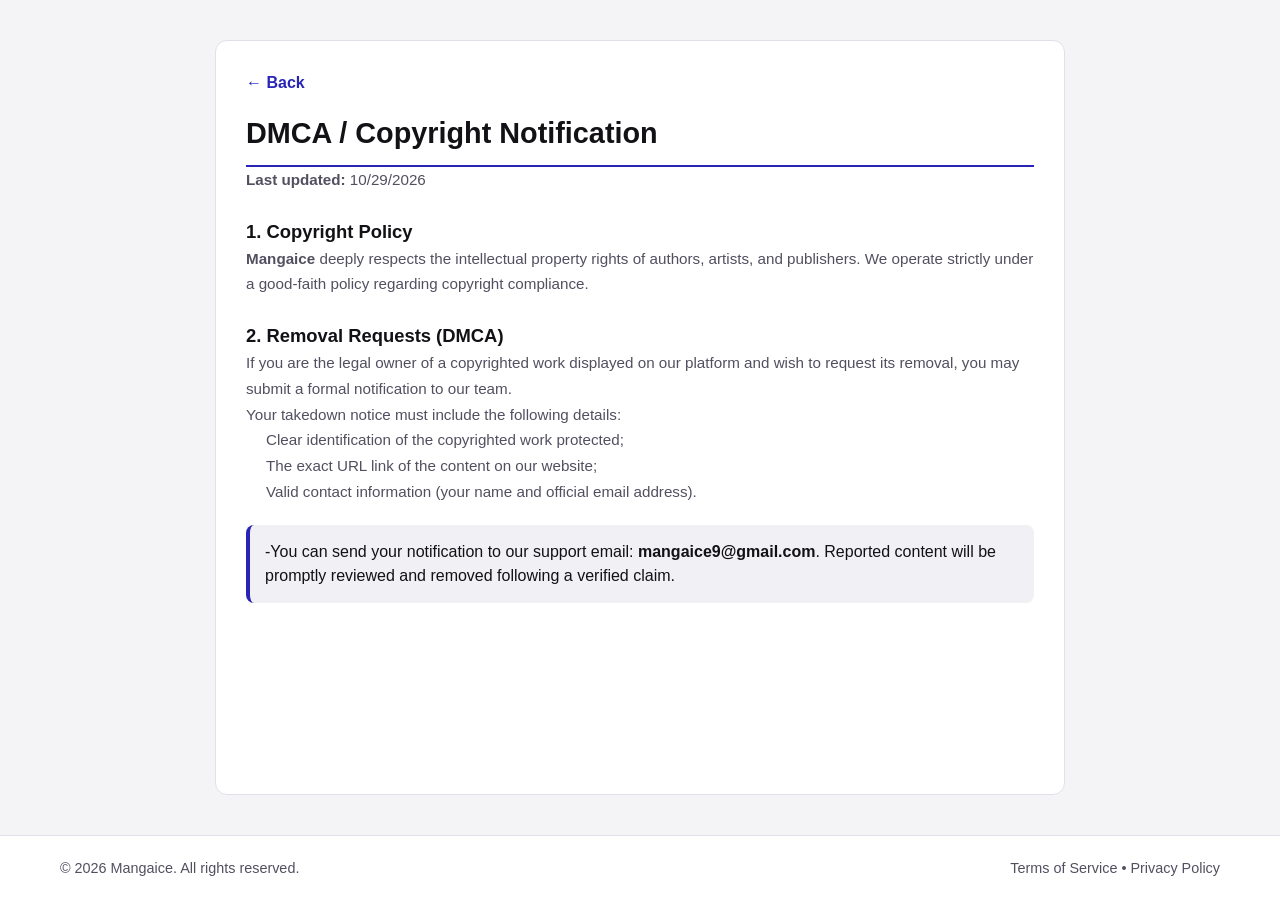
<file: dmca.html>
<!DOCTYPE html>
<html lang="en">
<head>
    <meta charset="UTF-8">
    <meta name="viewport" content="width=device-width, initial-scale=1.0">
    <title>DMCA / Copyright - Mangaice</title>
    <link rel="stylesheet" href="style.css">
    
    <!-- Theme Synchronization Script (Light / Dark Mode) -->
    <script>
        (function() {
            var stored = localStorage.getItem('theme-override');
            if (stored) {
                if (stored === 'light') {
                    document.documentElement.classList.add('tema-claro');
                } else {
                    document.documentElement.classList.remove('tema-claro');
                }
            } else {
                if (!window.matchMedia('(prefers-color-scheme: dark)').matches) {
                    document.documentElement.classList.add('tema-claro');
                } else {
                    document.documentElement.classList.remove('tema-claro');
                }
            }
        })();
    </script>

    <style>
        :root {
            --bg-main: #121216;
            --text-main: #ffffff;
            --card-bg: #18181b;
            --border-color: #27272a;
            --text-secondary: #a1a1aa;
            --box-bg: #222;
        }

        html.tema-claro {
            --bg-main: #f4f4f6;
            --text-main: #121216;
            --card-bg: #ffffff;
            --border-color: #e2e2e8;
            --text-secondary: #555560;
            --box-bg: #f0f0f5;
        }

        body { 
            font-family: 'Inter', sans-serif; 
            background-color: var(--bg-main); 
            color: var(--text-main); 
            margin: 0; 
            padding: 0; 
            display: flex;
            flex-direction: column;
            min-height: 100vh;
            transition: background-color 0.2s, color 0.2s;
        }

        .legal-container { 
            max-width: 850px; 
            margin: 40px auto; 
            padding: 30px; 
            background-color: var(--card-bg); 
            border: 1px solid var(--border-color); 
            border-radius: 12px; 
            flex: 1;
        }

        h1 { 
            color: var(--text-main); 
            font-size: 1.8rem; 
            border-bottom: 2px solid #2825b6; 
            padding-bottom: 10px; 
            margin-top: 0;
        }

        h2 { 
            color: var(--text-main); 
            font-size: 1.15rem; 
            margin-top: 25px; 
        }

        p, li { 
            color: var(--text-secondary); 
            line-height: 1.7; 
            font-size: 0.95rem; 
        }

        ul {
            padding-left: 20px;
        }

        a { 
            color: #3ea6ff; 
            text-decoration: none; 
        }

        a:hover { 
            text-decoration: underline; 
        }

        .back-home { 
            display: inline-block; 
            margin-bottom: 20px; 
            color: #2825b6; 
            font-weight: bold; 
            cursor: pointer;
            border: none;
            background: none;
            padding: 0;
            font-size: 1rem;
        }

        .back-home:hover {
            text-decoration: underline;
        }

        .email-box { 
            background: var(--box-bg); 
            padding: 15px; 
            border-radius: 8px; 
            border-left: 4px solid #2825b6; 
            margin-top: 20px; 
            color: var(--text-main); 
        }

        /* Footer Style */
        .footer {
            background-color: var(--card-bg);
            border-top: 1px solid var(--border-color);
            padding: 20px 0;
            margin-top: auto;
        }

        .footer-container {
            max-width: 1200px;
            margin: 0 auto;
            padding: 0 20px;
            display: flex;
            justify-content: space-between;
            align-items: center;
            flex-wrap: wrap;
            gap: 15px;
        }

        .footer p {
            margin: 0;
            color: var(--text-secondary);
            font-size: 0.9rem;
        }

        .footer a {
            color: var(--text-secondary);
        }

        .footer a:hover {
            color: #3ea6ff;
        }

        @media (max-width: 600px) {
            .footer-container {
                flex-direction: column;
                text-align: center;
            }
        }
    </style>
</head>
<body>
    <div class="legal-container">
        <!-- Smart Back Button -->
        <button onclick="history.back()" class="back-home">← Back</button>

        <h1>DMCA / Copyright Notification</h1>
        <p><strong>Last updated:</strong> 10/29/2026</p>

        <h2>1. Copyright Policy</h2>
        <p><strong>Mangaice</strong> deeply respects the intellectual property rights of authors, artists, and publishers. We operate strictly under a good-faith policy regarding copyright compliance.</p>

        <h2>2. Removal Requests (DMCA)</h2>
        <p>If you are the legal owner of a copyrighted work displayed on our platform and wish to request its removal, you may submit a formal notification to our team.</p>
        
        <p>Your takedown notice must include the following details:</p>
        <ul>
            <li>Clear identification of the copyrighted work protected;</li>
            <li>The exact URL link of the content on our website;</li>
            <li>Valid contact information (your name and official email address).</li>
        </ul>

        <div class="email-box">
            -You can send your notification to our support email: <strong>mangaice9@gmail.com</strong>. Reported content will be promptly reviewed and removed following a verified claim.
        </div>
    </div>

    <!-- Official Site Footer -->
    <footer class="footer">
        <div class="footer-container">
            <p>&copy; 2026 Mangaice. All rights reserved.</p>
            <p>
                <a href="terms.html">Terms of Service</a> • 
                <a href="privacy.html">Privacy Policy</a> 
            </p>
        </div>
    </footer>
</body>
</html>
</file>
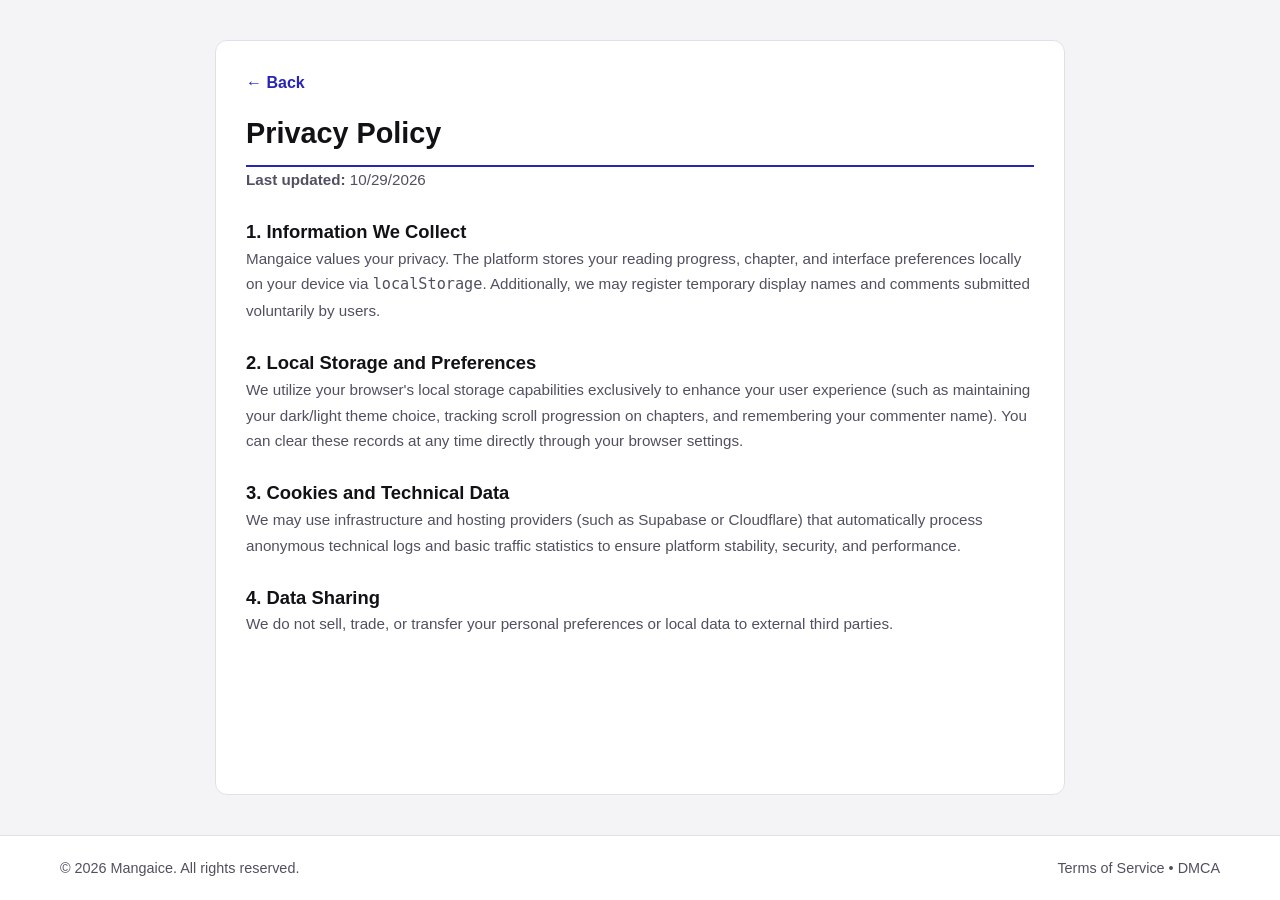
<file: privacy.html>
<!DOCTYPE html>
<html lang="en">
<head>
    <meta charset="UTF-8">
    <meta name="viewport" content="width=device-width, initial-scale=1.0">
    <title>Privacy Policy - Mangaice</title>
    <link rel="stylesheet" href="style.css">
    
    <!-- Theme Synchronization Script (Light / Dark Mode) -->
    <script>
        (function() {
            var stored = localStorage.getItem('theme-override');
            if (stored) {
                if (stored === 'light') {
                    document.documentElement.classList.add('tema-claro');
                } else {
                    document.documentElement.classList.remove('tema-claro');
                }
            } else {
                if (!window.matchMedia('(prefers-color-scheme: dark)').matches) {
                    document.documentElement.classList.add('tema-claro');
                } else {
                    document.documentElement.classList.remove('tema-claro');
                }
            }
        })();
    </script>

    <style>
        :root {
            --bg-main: #121216;
            --text-main: #ffffff;
            --card-bg: #18181b;
            --border-color: #27272a;
            --text-secondary: #a1a1aa;
        }

        html.tema-claro {
            --bg-main: #f4f4f6;
            --text-main: #121216;
            --card-bg: #ffffff;
            --border-color: #e2e2e8;
            --text-secondary: #555560;
        }

        body { 
            font-family: 'Inter', sans-serif; 
            background-color: var(--bg-main); 
            color: var(--text-main); 
            margin: 0; 
            padding: 0; 
            display: flex;
            flex-direction: column;
            min-height: 100vh;
            transition: background-color 0.2s, color 0.2s;
        }

        .legal-container { 
            max-width: 850px; 
            margin: 40px auto; 
            padding: 30px; 
            background-color: var(--card-bg); 
            border: 1px solid var(--border-color); 
            border-radius: 12px; 
            flex: 1;
        }

        h1 { 
            color: var(--text-main); 
            font-size: 1.8rem; 
            border-bottom: 2px solid #2825b6; 
            padding-bottom: 10px; 
            margin-top: 0;
        }

        h2 { 
            color: var(--text-main); 
            font-size: 1.15rem; 
            margin-top: 25px; 
        }

        p, li { 
            color: var(--text-secondary); 
            line-height: 1.7; 
            font-size: 0.95rem; 
        }

        ul {
            padding-left: 20px;
        }

        a { 
            color: #3ea6ff; 
            text-decoration: none; 
        }

        a:hover { 
            text-decoration: underline; 
        }

        .back-home { 
            display: inline-block; 
            margin-bottom: 20px; 
            color: #2825b6; 
            font-weight: bold; 
            cursor: pointer;
            border: none;
            background: none;
            padding: 0;
            font-size: 1rem;
        }

        .back-home:hover {
            text-decoration: underline;
        }

        /* Footer Style */
        .footer {
            background-color: var(--card-bg);
            border-top: 1px solid var(--border-color);
            padding: 20px 0;
            margin-top: auto;
        }

        .footer-container {
            max-width: 1200px;
            margin: 0 auto;
            padding: 0 20px;
            display: flex;
            justify-content: space-between;
            align-items: center;
            flex-wrap: wrap;
            gap: 15px;
        }

        .footer p {
            margin: 0;
            color: var(--text-secondary);
            font-size: 0.9rem;
        }

        .footer a {
            color: var(--text-secondary);
        }

        .footer a:hover {
            color: #3ea6ff;
        }

        @media (max-width: 600px) {
            .footer-container {
                flex-direction: column;
                text-align: center;
            }
        }
    </style>
</head>
<body>
    <div class="legal-container">
        <!-- Smart Back Button -->
        <button onclick="history.back()" class="back-home">← Back</button>

        <h1>Privacy Policy</h1>
        <p><strong>Last updated:</strong> 10/29/2026</p>

        <h2>1. Information We Collect</h2>
        <p>Mangaice values your privacy. The platform stores your reading progress, chapter, and interface preferences locally on your device via <code>localStorage</code>. Additionally, we may register temporary display names and comments submitted voluntarily by users.</p>

        <h2>2. Local Storage and Preferences</h2>
        <p>We utilize your browser's local storage capabilities exclusively to enhance your user experience (such as maintaining your dark/light theme choice, tracking scroll progression on chapters, and remembering your commenter name). You can clear these records at any time directly through your browser settings.</p>

        <h2>3. Cookies and Technical Data</h2>
        <p>We may use infrastructure and hosting providers (such as Supabase or Cloudflare) that automatically process anonymous technical logs and basic traffic statistics to ensure platform stability, security, and performance.</p>

        <h2>4. Data Sharing</h2>
        <p>We do not sell, trade, or transfer your personal preferences or local data to external third parties.</p>
    </div>

    <!-- Official Site Footer -->
    <footer class="footer">
        <div class="footer-container">
            <p>&copy; 2026 Mangaice. All rights reserved.</p>
            <p>
                <a href="terms.html">Terms of Service</a> • 
                <a href="dmca.html">DMCA</a>
            </p>
        </div>
    </footer>
</body>
</html>
</file>
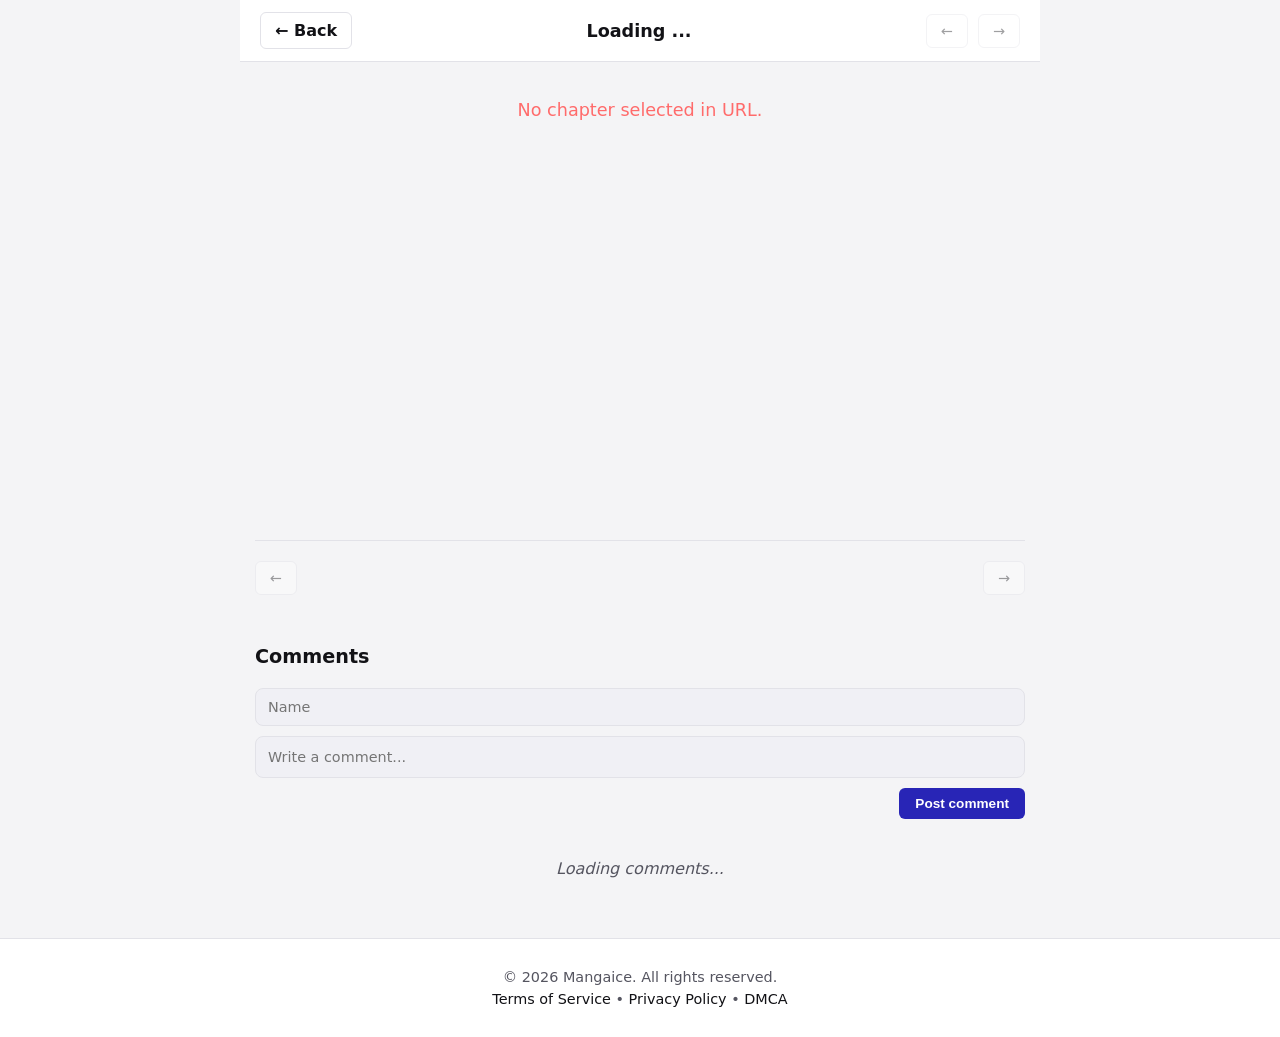
<file: read.html>
<!DOCTYPE html>
<html lang="en">
<head>
    <meta charset="UTF-8">
    <meta name="viewport" content="width=device-width, initial-scale=1.0">
    
    <!-- Otimizações de Conexão Ultra-Rápida (Supabase) -->
    <link rel="preconnect" href="https://espwjxbeofclgvqaeuvd.supabase.co" crossorigin>
    <link rel="dns-prefetch" href="https://espwjxbeofclgvqaeuvd.supabase.co">

    <!-- SEO Dinâmico Base -->
    <title id="meta-title">Read Manhwa Chapter Online - Mangaice</title>
    <meta id="meta-desc" name="description" content="Read full high-quality manhwa chapter online for free on Mangaice. Fast loading and high image quality.">
    <meta name="keywords" content="manhwa, read manhwa chapter, webtoon, manga online, Mangaice">
    <meta name="robots" content="index, follow">
    <link id="canonical-url" rel="canonical" href="https://mangaice.com/read.html">

    <!-- Open Graph / Social Sharing -->
    <meta property="og:type" content="article">
    <meta id="og-url" property="og:url" content="https://mangaice.com/read.html">
    <meta id="og-title" property="og:title" content="Read Manhwa Online - Mangaice">
    <meta id="og-desc" property="og:description" content="Read high-quality manhwa chapters online for free on Mangaice.">
    <meta id="og-image" property="og:image" content="https://mangaice.com/assets/og-cover.jpg">

    <!-- Twitter Cards -->
    <meta name="twitter:card" content="summary_large_image">
    <meta id="twitter-title" name="twitter:title" content="Read Manhwa Online - Mangaice">
    <meta id="twitter-desc" name="twitter:description" content="Read high-quality manhwa chapters online for free on Mangaice.">
    <meta id="twitter-image" name="twitter:image" content="https://mangaice.com/assets/og-cover.jpg">

    <!-- Theme Synchronization Script -->
    <script>
        (function() {
            var stored = localStorage.getItem('theme-override');
            var isLight = stored ? stored === 'light' : !window.matchMedia('(prefers-color-scheme: dark)').matches;
            if (isLight) document.documentElement.classList.add('tema-claro');
        })();
    </script>

    <style>
        :root {
            --bg-main: #121212;
            --text-main: #ffffff;
            --text-secondary: #a1a1aa;
            --header-bg: #1e1e1e;
            --card-bg: #161616;
            --border-color: #2a2a2a;
            --input-bg: #1c1c22;
        }

        html.tema-claro {
            --bg-main: #f4f4f6;
            --text-main: #121216;
            --text-secondary: #555560;
            --header-bg: #ffffff;
            --card-bg: #ffffff;
            --border-color: #e2e2e8;
            --input-bg: #f0f0f5;
        }

        * { box-sizing: border-box; }

        html, body {
            height: 100%;
            margin: 0;
            display: flex;
            flex-direction: column;
            background-color: var(--bg-main); 
            color: var(--text-main); 
            font-family: system-ui, -apple-system, BlinkMacSystemFont, 'Segoe UI', Roboto, sans-serif; 
        }

        .loader-circulo {
            border: 4px solid rgba(255, 255, 255, 0.1);
            border-left-color: #2825b6;
            border-radius: 50%;
            width: 50px;
            height: 50px;
            animation: girar 1s linear infinite;
            margin: 100px auto;
        }

        @keyframes girar {
            0% { transform: rotate(0deg); }
            100% { transform: rotate(360deg); }
        }
        
        header { 
            position: fixed;
            top: 0;
            left: 50%;
            transform: translateX(-50%);
            width: 100%;
            max-width: 800px;
            padding: 12px 20px; 
            background-color: var(--header-bg); 
            display: flex; 
            align-items: center; 
            justify-content: space-between; 
            z-index: 100; 
            border-bottom: 1px solid var(--border-color); 
            transition: transform 0.25s ease-in-out;
        }

        header.header-hidden {
            transform: translateX(-50%) translateY(-100%) !important;
        }

        .page-wrapper {
            flex: 1;
            width: 100%;
            max-width: 800px;
            margin: 60px auto 0 auto;
            display: flex;
            flex-direction: column;
            padding: 0 15px;
        }

        #leitor-container { 
            width: 100%;
            min-height: 50vh; 
        }

        .pagina-manga { width: 100%; display: block; height: auto; margin: 0 auto; }
        .mensagem { padding: 40px 20px; text-align: center; color: var(--text-secondary); font-size: 1.1rem; }
        .erro { color: #ff6b6b; }
        
        .nav-container { display: flex; align-items: center; gap: 10px; }

        .btn-nav {
            background-color: var(--card-bg);
            color: var(--text-main);
            text-decoration: none;
            padding: 8px 14px;
            border-radius: 6px;
            font-size: 0.9rem;
            font-weight: 500;
            border: 1px solid var(--border-color);
            transition: background-color 0.2s;
        }

        .btn-nav:hover { background-color: var(--border-color); }

        .btn-nav.disabled {
            opacity: 0.4;
            pointer-events: none;
            cursor: default;
        }

        .footer-nav {
            width: 100%;
            margin: 30px 0 20px 0;
            padding: 20px 0;
            display: flex;
            justify-content: space-between;
            align-items: center;
            border-top: 1px solid var(--border-color);
        }

        /* ==========================================================
           COMMENTS SECTION STYLES (Estilo YouTube / Profissional)
           ========================================================== */
        .comments-section {
            width: 100%;
            margin: 0 auto 40px auto;
            padding: 10px 0;
        }

        .comments-section h3 {
            font-size: 1.2rem;
            margin-top: 0;
            margin-bottom: 20px;
            color: var(--text-main);
        }

        .comment-form {
            display: flex;
            flex-direction: column;
            gap: 10px;
            margin-bottom: 30px;
        }

        .comment-form input, 
        .comment-form textarea,
        .reply-form input,
        .reply-form textarea {
            width: 100%;
            padding: 10px 12px;
            background-color: var(--input-bg);
            border: 1px solid var(--border-color);
            border-radius: 8px;
            color: var(--text-main);
            font-family: inherit;
            font-size: 0.9rem;
            outline: none;
            transition: border-color 0.2s;
        }

        .comment-form textarea,
        .reply-form textarea {
            resize: none;
            min-height: 42px;
            max-height: 120px;
            line-height: 1.4;
            overflow-y: auto;
        }

        .comment-form input:focus, 
        .comment-form textarea:focus,
        .reply-form input:focus,
        .reply-form textarea:focus {
            border-color: #2825b6;
        }

        .btn-comment, .btn-send-reply {
            align-self: flex-end;
            background-color: #2825b6;
            color: #ffffff;
            border: none;
            padding: 8px 16px;
            border-radius: 6px;
            font-weight: bold;
            font-size: 0.85rem;
            cursor: pointer;
            transition: background-color 0.2s;
        }

        .btn-comment:hover, .btn-send-reply:hover {
            background-color: #1f1d8c;
        }

        .comments-list {
            display: flex;
            flex-direction: column;
            gap: 16px;
        }

        .comment-item {
            display: flex;
            flex-direction: column;
            gap: 4px;
            padding-bottom: 12px;
            border-bottom: 1px solid var(--border-color);
        }

        .comment-header {
            display: flex;
            justify-content: space-between;
            font-size: 0.82rem;
        }

        .comment-author {
            font-weight: bold;
            color: #2825b6;
        }

        .comment-date {
            color: var(--text-secondary);
        }

        .comment-body {
            color: var(--text-main);
            font-size: 0.92rem;
            line-height: 1.4;
            word-break: break-word;
            margin-top: 2px;
        }

        .comment-actions {
            display: flex;
            gap: 15px;
            margin-top: 4px;
        }

        .btn-reply-toggle, .btn-toggle-replies {
            background: none;
            border: none;
            color: var(--text-secondary);
            font-size: 0.8rem;
            font-weight: 600;
            cursor: pointer;
            padding: 0;
            transition: color 0.2s;
        }

        .btn-reply-toggle:hover, .btn-toggle-replies:hover {
            color: #2825b6;
            text-decoration: underline;
        }

        .comment-replies-wrapper {
            margin-top: 8px;
            margin-left: 12px;
            padding-left: 14px;
            border-left: 2px solid #2825b6;
            display: flex;
            flex-direction: column;
            gap: 12px;
        }

        .reply-form {
            display: none;
            margin-top: 8px;
            flex-direction: column;
            gap: 8px;
            padding: 8px 0;
        }

        .mensagem-comentario {
            color: var(--text-secondary);
            font-style: italic;
            text-align: center;
            padding: 10px;
        }

        #chapter-title, header h2 {
            margin: 0 !important;
            font-size: 1.1rem;
            color: var(--text-main);
            white-space: nowrap;
            text-align: center;
            pointer-events: none;
        }

        .btn-voltar, header a {
            display: flex;
            align-items: center;
            gap: 8px;
            color: var(--text-main);
            text-decoration: none;
            font-weight: bold;
            font-size: 1rem;
            white-space: nowrap;
            position: relative;
            z-index: 5;
        }

        .footer {
            width: 100%;
            background-color: var(--card-bg);
            border-top: 1px solid var(--border-color);
            padding: 24px 0;
            margin-top: auto;
        }

        .footer-container {
            max-width: 1200px;
            margin: 0 auto;
            padding: 0 20px;
            text-align: center;
            color: var(--text-secondary);
            font-size: 0.9rem;
        }

        .footer-container p {
            margin: 6px 0;
        }

        .footer-container a {
            color: var(--text-main);
            text-decoration: none;
            transition: color 0.2s;
        }

        .footer-container a:hover {
            color: #2825b6;
            text-decoration: underline;
        }
    </style>
</head>
<body>

    <header id="main-header">
        <a href="#" id="btn-voltar-detalhes" class="btn-voltar btn-nav" aria-label="Back to details">← Back</a>
        <h2 id="chapter-title">Loading ...</h2>
        <div class="nav-container">
            <a id="btn-prev-top" class="btn-nav disabled" href="#" aria-label="Previous Chapter">←</a>
            <a id="btn-next-top" class="btn-nav disabled" href="#" aria-label="Next Chapter">→</a>
        </div>
    </header>

    <div class="page-wrapper">
        <main id="leitor-container">
            <div class="mensagem">Loading chapter pages...</div>
        </main>

        <div class="footer-nav">
            <a id="btn-prev-bottom" class="btn-nav disabled" href="#" aria-label="Previous Chapter">←</a>
            <a id="btn-next-bottom" class="btn-nav disabled" href="#" aria-label="Next Chapter">→</a>
        </div>
        
        <!-- COMMENTS SECTION -->
        <section class="comments-section">
            <h3>Comments</h3>
            
            <form id="comment-form" class="comment-form">
                <input type="text" id="comment-name" placeholder="Name" required autocomplete="off">
                <textarea id="comment-text" placeholder="Write a comment..." rows="1" required></textarea>
                <button type="submit" class="btn-comment">Post comment</button>
            </form>

            <div id="comments-list" class="comments-list">
                <div class="mensagem-comentario">Loading comments...</div>
            </div>
        </section>
    </div>

    <footer class="footer">
        <div class="footer-container">
            <p>&copy; 2026 Mangaice. All rights reserved.</p>
            <p>
                <a href="terms.html">Terms of Service</a> • 
                <a href="privacy.html">Privacy Policy</a> • 
                <a href="dmca.html">DMCA</a>
            </p>
        </div>
    </footer>

    <script>
    const MAIN_SUPABASE_URL = "https://espwjxbeofclgvqaeuvd.supabase.co";
    const MAIN_SUPABASE_ANON_KEY = "eyJhbGciOiJIUzI1NiIsInR5cCI6IkpXVCJ9.eyJpc3MiOiJzdXBhYmFzZSIsInJlZiI6ImVzcHdqeGJlb2ZjbGd2cWFldXZkIiwicm9sZSI6ImFub24iLCJpYXQiOjE3OTAxOTAzMjMsImV4cCI6MjEwNTc2NjMyM30.R2qAJ9T25y8HF5EAr8dVJopC0YYJN-X8CbgZ-e1oV4g"; 
    const BUCKET_NAME = "chapters";

    let userJaFezScroll = false;
    let ultimoScroll = window.pageYOffset || document.documentElement.scrollTop;

    document.addEventListener('DOMContentLoaded', () => {
        carregarCapitulo();
        
        const nomeInput = document.getElementById('comment-name');
        if (nomeInput) {
            const nomeSalvo = localStorage.getItem('mangaice_user_name');
            if (nomeSalvo) nomeInput.value = nomeSalvo;

            nomeInput.addEventListener('input', () => {
                localStorage.setItem('mangaice_user_name', nomeInput.value.trim());
            });
        }

        document.addEventListener('input', (e) => {
            if (e.target.tagName.toLowerCase() === 'textarea') {
                e.target.style.height = 'auto';
                e.target.style.height = (e.target.scrollHeight) + 'px';
            }
        });
    });

    async function atualizarSEOCapitulo(manhwaId, chapterNumber, customTitle) {
        if (!manhwaId) return;

        try {
            const res = await fetch(`${MAIN_SUPABASE_URL}/rest/v1/manhwas?id=eq.${manhwaId}&select=title,cover_url&apikey=${MAIN_SUPABASE_ANON_KEY}`, {
                headers: { "apikey": MAIN_SUPABASE_ANON_KEY, "Authorization": `Bearer ${MAIN_SUPABASE_ANON_KEY}` }
            });
            const data = await res.json();
            
            if (data && data.length > 0) {
                const manga = data[0];
                const nomeCapitulo = customTitle || `Chapter ${chapterNumber}`;
                const pageTitle = `${manga.title} ${nomeCapitulo} - Read Online | Mangaice`;
                const pageDesc = `Read ${manga.title} ${nomeCapitulo} online in high quality for free on Mangaice. Fast image loading and clean reader interface.`;
                const currentUrl = window.location.href;

                document.title = pageTitle;
                document.getElementById('meta-title').innerText = pageTitle;
                document.getElementById('meta-desc').setAttribute('content', pageDesc);
                document.getElementById('canonical-url').setAttribute('href', currentUrl);
                document.getElementById('og-url').setAttribute('content', currentUrl);
                document.getElementById('og-title').setAttribute('content', pageTitle);
                document.getElementById('og-desc').setAttribute('content', pageDesc);
                document.getElementById('twitter-title').setAttribute('content', pageTitle);
                document.getElementById('twitter-desc').setAttribute('content', pageDesc);

                if (manga.cover_url) {
                    document.getElementById('og-image').setAttribute('content', manga.cover_url);
                    document.getElementById('twitter-image').setAttribute('content', manga.cover_url);
                }
            }
        } catch (e) {
            console.error("Error updating chapter SEO:", e);
        }
    }

    function salvarProgressoGPS(manhwaId, chapterId) {
        if (!manhwaId || !chapterId || !userJaFezScroll) return;
        
        const scrollTop = window.pageYOffset || document.documentElement.scrollTop;
        const alturaTotal = document.documentElement.scrollHeight - document.documentElement.clientHeight;
        
        if (alturaTotal <= 0) return;
        
        const scrollPercent = (scrollTop / alturaTotal) * 100;
        const progresso = { manhwaId, chapterId, scrollPercent, timestamp: Date.now() };
        localStorage.setItem(`progresso_manhwa_${manhwaId}`, JSON.stringify(progresso));
    }

    async function carregarComentarios(chapterId) {
        const listaComentariosEl = document.getElementById('comments-list');
        if (!listaComentariosEl) return;

        try {
            const response = await fetch(`${MAIN_SUPABASE_URL}/rest/v1/chapter_comments?chapter_id=eq.${chapterId}&select=*&order=created_at.asc&apikey=${MAIN_SUPABASE_ANON_KEY}`, {
                headers: { "apikey": MAIN_SUPABASE_ANON_KEY, "Authorization": `Bearer ${MAIN_SUPABASE_ANON_KEY}` }
            });

            const comentarios = await response.json();

            if (!response.ok) {
                listaComentariosEl.innerHTML = `<div class="mensagem-comentario">Error loading comments.</div>`;
                return;
            }

            if (!comentarios || comentarios.length === 0) {
                listaComentariosEl.innerHTML = '<div class="mensagem-comentario">No comments, comment first!</div>';
                return;
            }

            listaComentariosEl.innerHTML = '';
            const fragment = document.createDocumentFragment();
            const principais = comentarios.filter(c => !c.parent_id);

            principais.forEach(com => {
                fragment.appendChild(criarElementoComentario(com, comentarios, chapterId, 1));
            });

            listaComentariosEl.appendChild(fragment);

        } catch (error) {
            console.error("Error loading comments:", error);
            listaComentariosEl.innerHTML = '<div class="mensagem-comentario">Connection error while loading comments.</div>';
        }
    }

    function criarElementoComentario(com, todosComentarios, chapterId, nivel) {
        const dataFormatada = new Date(com.created_at).toLocaleDateString('en-US', {
            day: '2-digit', month: '2-digit', year: 'numeric', hour: '2-digit', minute: '2-digit'
        });

        const respostas = todosComentarios.filter(r => r.parent_id == com.id);
        const temRespostas = respostas.length > 0;

        const item = document.createElement('div');
        item.className = 'comment-item';
        
        // NÍVEL DE PROFUNDIDADE CONFIGURADO PARA 3
        const permitirReply = nivel < 3;

        item.innerHTML = `
            <div class="comment-header">
                <span class="comment-author">${escapeHtml(com.user_name)}</span>
                <span class="comment-date">${dataFormatada}</span>
            </div>
            <div class="comment-body">${escapeHtml(com.content)}</div>
            
            <div class="comment-actions">
                ${permitirReply ? `<button class="btn-reply-toggle" onclick="toggleReplyBox(${com.id})">Reply</button>` : ''}
                ${temRespostas ? `<button class="btn-toggle-replies" id="btn-toggle-${com.id}" onclick="toggleRepliesVisibility(${com.id})">view ${respostas.length} ${respostas.length === 1 ? 'reply' : 'replies'}</button>` : ''}
            </div>

            ${permitirReply ? `
            <div id="reply-form-${com.id}" class="reply-form">
                <input type="text" id="reply-name-${com.id}" placeholder="Your name" value="${localStorage.getItem('mangaice_user_name') || ''}" required autocomplete="off">
                <textarea id="reply-text-${com.id}" placeholder="Write your reply here..." rows="1" required></textarea>
                <button type="button" class="btn-send-reply" onclick="enviarResposta(${com.id}, ${chapterId})">Post reply</button>
            </div>` : ''}

            <div class="comment-replies-wrapper" id="replies-container-${com.id}" style="display: none;"></div>
        `;

        if (temRespostas) {
            const containerRespostas = item.querySelector(`#replies-container-${com.id}`);
            const fragmentRespostas = document.createDocumentFragment();
            respostas.forEach(resp => {
                fragmentRespostas.appendChild(criarElementoComentario(resp, todosComentarios, chapterId, nivel + 1));
            });
            containerRespostas.appendChild(fragmentRespostas);
        }

        return item;
    }

    function toggleReplyBox(commentId) {
        const form = document.getElementById(`reply-form-${commentId}`);
        if (form) form.style.display = form.style.display === 'flex' ? 'none' : 'flex';
    }

    function toggleRepliesVisibility(commentId) {
        const container = document.getElementById(`replies-container-${commentId}`);
        const btn = document.getElementById(`btn-toggle-${commentId}`);
        
        if (container && btn) {
            const totalRespostas = container.children.length;
            const textoResposta = totalRespostas === 1 ? 'reply' : 'replies';

            if (container.style.display === 'none') {
                container.style.display = 'flex';
                btn.textContent = `hide ${totalRespostas} ${textoResposta}`;
            } else {
                container.style.display = 'none';
                btn.textContent = `view ${totalRespostas} ${textoResposta}`;
            }
        }
    }

    async function enviarResposta(parentId, chapterId) {
        const nomeInput = document.getElementById(`reply-name-${parentId}`);
        const textoInput = document.getElementById(`reply-text-${parentId}`);
        
        if (!nomeInput.value.trim() || !textoInput.value.trim()) {
            alert('Please fill in your name and the reply.');
            return;
        }

        localStorage.setItem('mangaice_user_name', nomeInput.value.trim());

        const novaResposta = {
            chapter_id: parseInt(chapterId),
            parent_id: parseInt(parentId),
            user_name: nomeInput.value.trim(),
            content: textoInput.value.trim()
        };

        try {
            const response = await fetch(`${MAIN_SUPABASE_URL}/rest/v1/chapter_comments?apikey=${MAIN_SUPABASE_ANON_KEY}`, {
                method: 'POST',
                headers: {
                    "apikey": MAIN_SUPABASE_ANON_KEY,
                    "Authorization": `Bearer ${MAIN_SUPABASE_ANON_KEY}`,
                    "Content-Type": "application/json",
                    "Prefer": "return=representation"
                },
                body: JSON.stringify(novaResposta)
            });

            if (response.ok) {
                await carregarComentarios(chapterId); 
            } else {
                const erro = await response.json();
                alert('Error sending reply: ' + (erro.message || 'Unknown error'));
            }
        } catch (error) {
            console.error("Network error:", error);
            alert('Connection error while sending reply.');
        }
    }

    document.getElementById('comment-form').addEventListener('submit', async (e) => {
        e.preventDefault();
        
        const chapterId = new URLSearchParams(window.location.search).get('chapter_id');
        const nomeInput = document.getElementById('comment-name');
        const textoInput = document.getElementById('comment-text');
        const btnSubmit = document.querySelector('.btn-comment');

        if (!chapterId) return;

        localStorage.setItem('mangaice_user_name', nomeInput.value.trim());

        const novoComentario = {
            chapter_id: parseInt(chapterId),
            user_name: nomeInput.value.trim(),
            content: textoInput.value.trim()
        };

        btnSubmit.disabled = true;
        btnSubmit.textContent = 'Sending...';

        try {
            const response = await fetch(`${MAIN_SUPABASE_URL}/rest/v1/chapter_comments?apikey=${MAIN_SUPABASE_ANON_KEY}`, {
                method: 'POST',
                headers: {
                    "apikey": MAIN_SUPABASE_ANON_KEY,
                    "Authorization": `Bearer ${MAIN_SUPABASE_ANON_KEY}`,
                    "Content-Type": "application/json",
                    "Prefer": "return=representation"
                },
                body: JSON.stringify(novoComentario)
            });

            if (response.ok) {
                textoInput.value = ''; 
                textoInput.style.height = 'auto';
                await carregarComentarios(chapterId); 
            } else {
                const resultado = await response.json();
                alert('Error posting: ' + (resultado.message || 'Check table permissions.'));
            }
        } catch (error) {
            console.error("Network error:", error);
            alert('Connection error while sending comment.');
        } finally {
            btnSubmit.disabled = false;
            btnSubmit.textContent = 'Post comment';
        }
    });

    function escapeHtml(text) {
        const map = { '&': '&amp;', '<': '&lt;', '>': '&gt;', '"': '&quot;', "'": '&#039;' };
        return text.replace(/[&<>"']/g, m => map[m]);
    }

    async function somarVisualizacaoCapitulo(chapterId) {
        if (!chapterId) return;
        try {
            await fetch(`${MAIN_SUPABASE_URL}/rest/v1/rpc/increment_chapter_views`, {
                method: 'POST',
                headers: {
                    "apikey": MAIN_SUPABASE_ANON_KEY,
                    "Authorization": `Bearer ${MAIN_SUPABASE_ANON_KEY}`,
                    "Content-Type": "application/json"
                },
                body: JSON.stringify({ chapter_id_param: parseInt(chapterId) })
            });
        } catch (err) {
            console.error("Error counting view:", err);
        }
    }

    async function carregarCapitulo() {
        const chapterId = new URLSearchParams(window.location.search).get('chapter_id'); 

        if (!chapterId) {
            document.getElementById('leitor-container').innerHTML = '<div class="mensagem erro">No chapter selected in URL.</div>';
            return;
        }

        somarVisualizacaoCapitulo(chapterId);
        carregarComentarios(chapterId);
        document.getElementById('leitor-container').innerHTML = '<div class="loader-circulo"></div>';

        try {
            const response = await fetch(`${MAIN_SUPABASE_URL}/rest/v1/chapters?id=eq.${chapterId}&select=*,storage_nodes(supabase_url,supabase_anon_key)&apikey=${MAIN_SUPABASE_ANON_KEY}`, {
                headers: { "apikey": MAIN_SUPABASE_ANON_KEY, "Authorization": `Bearer ${MAIN_SUPABASE_ANON_KEY}` }
            });

            const data = await response.json();
            if (!data || data.length === 0) {
                document.getElementById('leitor-container').innerHTML = '<div class="mensagem erro">Chapter not found.</div>';
                return;
            }

            const capitulo = data[0];
            const tituloCapitulo = capitulo.title || `Chapter ${capitulo.chapter_number}`;
            document.getElementById('chapter-title').textContent = tituloCapitulo;
            window.currentManhwaId = capitulo.manhwa_id;

            atualizarSEOCapitulo(capitulo.manhwa_id, capitulo.chapter_number, capitulo.title);

            if (capitulo.manhwa_id) {
                const btnVoltar = document.getElementById('btn-voltar-detalhes');
                if (btnVoltar) btnVoltar.href = `details.html?id=${capitulo.manhwa_id}`;

                fetch(`${MAIN_SUPABASE_URL}/rest/v1/chapters?manhwa_id=eq.${capitulo.manhwa_id}&select=id,chapter_number&order=chapter_number.asc&apikey=${MAIN_SUPABASE_ANON_KEY}`, {
                    headers: { "apikey": MAIN_SUPABASE_ANON_KEY, "Authorization": `Bearer ${MAIN_SUPABASE_ANON_KEY}` }
                })
                .then(res => res.json())
                .then(listaCapitulos => {
                    if (listaCapitulos && listaCapitulos.length > 0) {
                        const indexAtual = listaCapitulos.findIndex(c => c.id == chapterId);
                        const prevCap = indexAtual > 0 ? listaCapitulos[indexAtual - 1] : null;
                        const nextCap = indexAtual < listaCapitulos.length - 1 ? listaCapitulos[indexAtual + 1] : null;

                        if (prevCap) {
                            ['btn-prev-top', 'btn-prev-bottom'].forEach(id => {
                                const el = document.getElementById(id);
                                if (el) { el.href = `read.html?chapter_id=${prevCap.id}&scroll=0`; el.classList.remove('disabled'); }
                            });
                        }
                        if (nextCap) {
                            ['btn-next-top', 'btn-next-bottom'].forEach(id => {
                                const el = document.getElementById(id);
                                if (el) { el.href = `read.html?chapter_id=${nextCap.id}&scroll=0`; el.classList.remove('disabled'); }
                            });
                        }
                    }
                });
            }

            let storageUrl = MAIN_SUPABASE_URL;
            let storageAnonKey = MAIN_SUPABASE_ANON_KEY;
            let bucketName = "chapters"; 

            if (capitulo.storage_nodes && capitulo.storage_nodes.supabase_url) {
                storageUrl = capitulo.storage_nodes.supabase_url;
                if (capitulo.storage_nodes.supabase_anon_key) storageAnonKey = capitulo.storage_nodes.supabase_anon_key;
            }

            let nomeDaPasta = capitulo.folder_path;
            if (nomeDaPasta.includes("?path=")) {
                nomeDaPasta = nomeDaPasta.split("?path=")[1].split("&")[0];
            }
            nomeDaPasta = decodeURIComponent(nomeDaPasta.replace(/\/$/, '').replace(/\+/g, ' '));

            let storageResponse = await fetch(`${storageUrl}/storage/v1/object/list/${bucketName}`, {
                method: 'POST',
                headers: { "apikey": storageAnonKey, "Authorization": `Bearer ${storageAnonKey}`, "Content-Type": "application/json" },
                body: JSON.stringify({ prefix: nomeDaPasta, limit: 100, offset: 0, sortBy: { column: "name", order: "asc" } })
            });

            let ficheiros = await storageResponse.json();

            if ((storageResponse.status !== 200 || !Array.isArray(ficheiros) || ficheiros.length === 0) && !capitulo.storage_nodes) {
                bucketName = "capitulos";
                const retryResponse = await fetch(`${storageUrl}/storage/v1/object/list/${bucketName}`, {
                    method: 'POST',
                    headers: { "apikey": storageAnonKey, "Authorization": `Bearer ${storageAnonKey}`, "Content-Type": "application/json" },
                    body: JSON.stringify({ prefix: nomeDaPasta, limit: 100, offset: 0, sortBy: { column: "name", order: "asc" } })
                });
                if (retryResponse.status === 200) ficheiros = await retryResponse.json();
            }

            const container = document.getElementById('leitor-container');
            container.innerHTML = '';

            if (!ficheiros || !Array.isArray(ficheiros) || ficheiros.length === 0) {
                container.innerHTML = `<div class="mensagem erro">The folder <b>"${nomeDaPasta}"</b> is empty or lacks public read permissions.</div>`;
                return;
            }

            const fragmentImagens = document.createDocumentFragment();
            let imagensRenderizadas = 0;

            // CARREGAMENTO ULTRA-RÁPIDO COM PRIORIDADE NAS PRIMEIRAS IMAGENS
            ficheiros.forEach((ficheiro, index) => {
                if (ficheiro.name === ".emptyFolderPlaceholder" || !ficheiro.name || ficheiro.name.startsWith('.')) return;

                const imgElement = document.createElement('img');
                imgElement.src = `${storageUrl}/storage/v1/object/public/${bucketName}/${nomeDaPasta}/${ficheiro.name}`;
                imgElement.className = 'pagina-manga';
                imgElement.alt = `Page: ${ficheiro.name}`;
                
                if (index < 3) {
                    imgElement.setAttribute('fetchpriority', 'high');
                } else {
                    imgElement.loading = 'lazy';
                    imgElement.decoding = 'async';
                }
                
                fragmentImagens.appendChild(imgElement);
                imagensRenderizadas++;
            });

            if (imagensRenderizadas === 0) {
                container.innerHTML = '<div class="mensagem">The folder does not contain valid images.</div>';
                return;
            }

            container.appendChild(fragmentImagens);
            restaurarScroll(capitulo.manhwa_id, chapterId, new URLSearchParams(window.location.search));

        } catch (error) {
            console.error("Fatal error:", error);
            document.getElementById('leitor-container').innerHTML = '<div class="mensagem erro">Server connection error.</div>';
        }
    }

    function restaurarScroll(manhwaId, chapterId, urlParams) {
        const scrollParam = urlParams.get('scroll');
        const progressoSalvoLocal = localStorage.getItem(`progresso_manhwa_${manhwaId}`);
        
        let percentagemAlvo = 0;
        if (scrollParam !== null) {
            percentagemAlvo = parseFloat(scrollParam);
        } else if (progressoSalvoLocal) {
            const dadosParsed = JSON.parse(progressoSalvoLocal);
            if (dadosParsed.chapterId == chapterId) percentagemAlvo = dadosParsed.scrollPercent || 0;
        }

        setTimeout(() => {
            const alturaTotal = document.documentElement.scrollHeight - document.documentElement.clientHeight;
            if (alturaTotal > 0 && percentagemAlvo > 0) {
                window.scrollTo({ top: (percentagemAlvo / 100) * alturaTotal, behavior: 'instant' });
            }
            userJaFezScroll = true;
        }, 500);
    }

    window.addEventListener('scroll', () => {
        const scrollAtual = window.pageYOffset || document.documentElement.scrollTop;
        const header = document.getElementById('main-header');

        if (header) {
            if (scrollAtual <= 20) {
                header.classList.remove('header-hidden');
            } else if (scrollAtual > ultimoScroll && scrollAtual > 80) {
                header.classList.add('header-hidden');
            } else if (scrollAtual < ultimoScroll) {
                header.classList.remove('header-hidden');
            }
        }

        ultimoScroll = scrollAtual <= 0 ? 0 : scrollAtual;

        if (window.currentManhwaId) {
            salvarProgressoGPS(window.currentManhwaId, new URLSearchParams(window.location.search).get('chapter_id'));
        }
    }, { passive: true });
    </script>
</body>
</html>
</file>
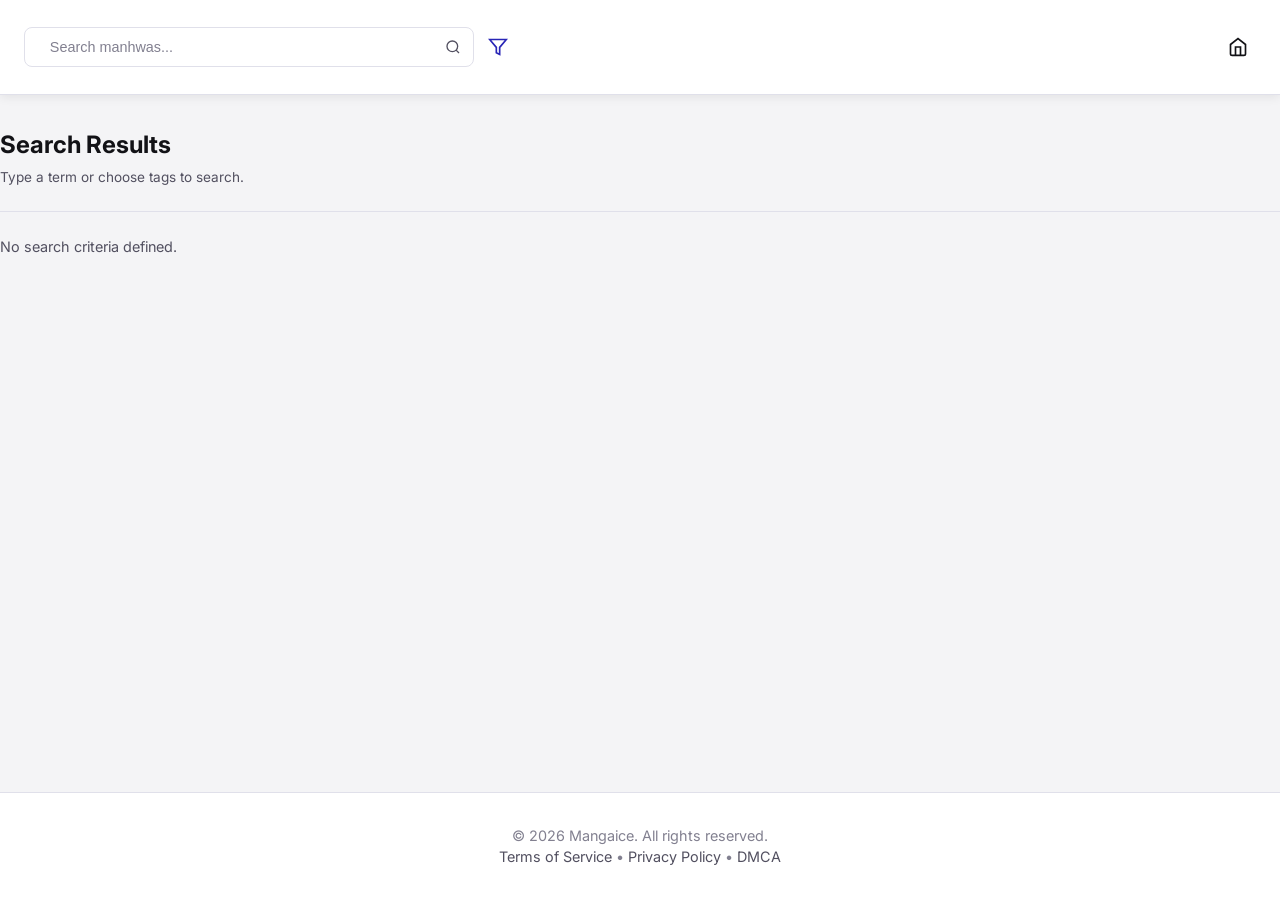
<file: search.html>
<!DOCTYPE html>
<html lang="en">
<head>
    <meta charset="UTF-8">
    <meta name="viewport" content="width=device-width, initial-scale=1.0">
    <title>Search Results - Mangaice</title>
    <link rel="stylesheet" href="style.css">
    <link rel="preconnect" href="https://fonts.googleapis.com">
    <link rel="preconnect" href="https://fonts.gstatic.com" crossorigin>
    <link href="https://fonts.googleapis.com/css2?family=Inter:wght@400;500;600;700&display=swap" rel="stylesheet">

    <!-- Theme Synchronization Script -->
    <script>
        (function() {
            var stored = localStorage.getItem('theme-override');
            var isLight = stored ? stored === 'light' : !window.matchMedia('(prefers-color-scheme: dark)').matches;
            if (isLight) document.documentElement.classList.add('tema-claro');
        })();
    </script>

    <style>
        :root {
            --accent-blue: #2825b6;
        }

        body {
            font-family: 'Inter', sans-serif;
            margin: 0;
            padding: 0;
            background-color: var(--bg-main, #121216);
            color: var(--text-main, #fff);
            -webkit-tap-highlight-color: transparent;
        }

        html.tema-claro {
            --bg-main: #f4f4f6;
            --header-bg: #ffffff;
            --card-bg: #ffffff;
            --border-color: #e2e2e8;
            --text-main: #121216;
            --text-secondary: #555560;
        }

        .container {
            width: 100%;
            max-width: 1280px;
            margin: 0 auto;
            padding: 0 1.5rem;
            box-sizing: border-box;
        }

        .header {
            position: sticky;
            top: 0;
            z-index: 100;
            background-color: var(--header-bg, #18181c);
            border-bottom: 1px solid var(--border-color, #2a2a35);
            padding: 0.75rem 0;
        }

        .header-container {
            display: flex;
            align-items: center;
            justify-content: space-between;
            gap: 0.5rem;
        }

        .search-wrapper-flex {
            display: flex;
            align-items: center;
            gap: 0.5rem;
            flex: 1;
            position: relative;
        }

        .search-box {
            display: flex;
            align-items: center;
            background: var(--card-bg, #1e1e24);
            border: 1px solid var(--border-color, #2a2a35);
            border-radius: 8px;
            padding: 0 0.75rem;
            height: 40px;
            flex: 1;
        }

        .search-box input {
            background: transparent;
            border: none;
            color: var(--text-main, #fff);
            font-size: 0.9rem;
            width: 100%;
            outline: none;
        }

        .search-box svg {
            color: var(--text-secondary, #a0a0ab);
            cursor: pointer;
            flex-shrink: 0;
        }

        .filter-toggle-btn {
            background: transparent;
            border: none;
            color: #2825b6;
            padding: 0.4rem;
            cursor: pointer;
            display: flex;
            align-items: center;
            justify-content: center;
            transition: opacity 0.2s;
            height: 40px;
            flex-shrink: 0;
        }

        .filter-toggle-btn:hover { opacity: 0.8; }

        /* DROPDOWN DE TAGS COM BOTÃO FIXO NA BASE */
        .tags-dropdown {
            display: none;
            position: absolute;
            top: 48px;
            right: 0;
            left: auto;
            width: 280px;
            max-width: 90vw;
            background-color: var(--card-bg, #1e1e24);
            border: 1px solid var(--border-color, #2a2a35);
            border-radius: 12px;
            box-shadow: 0 10px 25px rgba(0,0,0,0.3);
            z-index: 1000;
            padding: 1rem 1rem 4.5rem 1rem;
            overflow-y: auto;
            max-height: 380px;
            box-sizing: border-box;
        }

        @media (min-width: 600px) {
            .tags-dropdown {
                left: 0;
                right: auto;
                width: 320px;
            }
        }

        .tags-dropdown.active { display: block; }

        .tags-dropdown h4 {
            font-size: 0.95rem;
            margin-top: 0;
            margin-bottom: 0.75rem;
            color: var(--text-main, #fff);
            border-bottom: 1px solid var(--border-color, #2a2a35);
            padding-bottom: 0.5rem;
        }

        .tags-list-grid { display: flex; flex-direction: column; gap: 0.5rem; }

        .tags-list-grid label {
            font-size: 0.85rem;
            color: var(--text-secondary, #a0a0ab);
            display: flex;
            align-items: center;
            gap: 0.5rem;
            cursor: pointer;
        }

        .tags-list-grid input[type="checkbox"] { accent-color: #2825b6; cursor: pointer; }

        .apply-dropdown-btn {
            position: absolute;
            bottom: 0;
            left: 0;
            width: 100%;
            margin: 0;
            background-color: #2825b6;
            color: white;
            border: none;
            border-top: 1px solid var(--border-color, #2a2a35);
            padding: 0.75rem;
            font-weight: 600;
            cursor: pointer;
            border-bottom-left-radius: 12px;
            border-bottom-right-radius: 12px;
        }
        .apply-dropdown-btn:hover { opacity: 0.9; }

        .active-tags-chips { display: flex; flex-wrap: wrap; gap: 0.4rem; margin-top: 0.5rem; }

        .tag-chip {
            background-color: rgba(40, 37, 182, 0.15);
            color: #2825b6;
            border: 1px solid rgba(40, 37, 182, 0.3);
            padding: 0.15rem 0.5rem;
            border-radius: 20px;
            font-size: 0.75rem;
            font-weight: 500;
        }

        .main-content { padding: 2rem 0 3rem 0; }

        .section-header h2 { font-size: 1.5rem; margin: 0 0 0.25rem 0; color: var(--text-main, #fff); }
        .section-subtitle { font-size: 0.85rem; color: var(--text-secondary, #a0a0ab); margin: 0; }

        /* GRID ALINHADO À HOME */
        .manga-grid {
            display: grid;
            grid-template-columns: repeat(auto-fill, minmax(180px, 1fr));
            gap: 1.5rem;
            margin-top: 1.5rem;
        }

        @media (max-width: 600px) {
            .manga-grid {
                grid-template-columns: repeat(2, 1fr);
                gap: 0.75rem;
            }
        }

        .manga-card {
            background: var(--card-bg, #1e1e24);
            border: 1px solid var(--border-color, #2a2a35);
            border-radius: 8px;
            overflow: hidden;
            display: flex;
            flex-direction: column;
            text-decoration: none;
            color: inherit;
            transition: transform 0.2s, border-color 0.2s;
        }
        .manga-card:hover { border-color: #2825b6; transform: translateY(-4px); }

        .card-cover { position: relative; width: 100%; aspect-ratio: 2/3; background-color: #2a2a35; }
        .card-cover img { width: 100%; height: 100%; object-fit: cover; }

        .card-rating {
            position: absolute;
            top: 6px;
            right: 6px;
            background: rgba(0, 0, 0, 0.75);
            color: #facc15;
            padding: 0.15rem 0.4rem;
            border-radius: 4px;
            font-size: 0.75rem;
            font-weight: 600;
        }

        .card-details { display: flex; flex-direction: column; gap: 0.2rem; padding: 0.9rem; flex: 1; }
        .card-title {
            font-size: 0.95rem;
            font-weight: 600;
            margin: 0;
            color: var(--text-main, #fff);
            display: -webkit-box;
            -webkit-line-clamp: 2;
            -webkit-box-orient: vertical;
            overflow: hidden;
        }

        .card-chapters { font-size: 0.8rem; color: #2825b6; font-weight: 600; margin-top: auto; }
        .home-btn { color: var(--text-main, #fff); display: flex; align-items: center; justify-content: center; }

        footer {
            text-align: center;
            padding: 2rem 0;
            margin-top: auto;
            border-top: 1px solid var(--border-color, #2a2a35);
            color: var(--text-muted, #80808a);
            font-size: 0.9rem;
            background-color: var(--card-bg, #1e1e24);
        }
        footer a { color: var(--text-secondary, #a0a0ab); text-decoration: none; }
        footer a:hover { text-decoration: underline; }
    </style>
</head>
<body>

    <header class="header">
        <div class="container header-container">
            <div class="search-wrapper-flex">
                <div class="search-box">
                    <input type="text" id="search-input" placeholder="Search manhwas...">
                    <svg id="search-btn" width="16" height="16" viewBox="0 0 24 24" fill="none" stroke="currentColor" stroke-width="2"><circle cx="11" cy="11" r="8"></circle><line x1="21" y1="21" x2="16.65" y2="16.65"></line></svg>     
                </div>

                <div style="position: relative;">
                    <button class="filter-toggle-btn" id="filter-menu-btn" title="Filter by Tags">
                        <svg width="20" height="20" viewBox="0 0 24 24" fill="none" stroke="currentColor" stroke-width="2"><polygon points="22 3 2 3 10 12.46 10 19 14 21 14 12.46 22 3"></polygon></svg>
                    </button>

                    <div class="tags-dropdown" id="tags-dropdown-menu">
                        <h4>Filter by Tags</h4>
                        <div class="tags-list-grid" id="dropdown-tags-container">
                            <span style="font-size: 0.85rem; color: var(--text-secondary);">Loading tags...</span>
                        </div>
                        <button class="apply-dropdown-btn" id="btn-aplicar-dropdown">Apply Filters</button>
                    </div>
                </div>
            </div>

            <div class="user-actions">
                <a href="index.html" class="home-btn" title="Home">
                    <svg width="20" height="20" viewBox="0 0 24 24" fill="none" stroke="currentColor" stroke-width="2"><path d="M3 9l9-7 9 7v11a2 2 0 0 1-2 2H5a2 2 0 0 1-2-2z"></path><polyline points="9 22 9 12 15 12 15 22"></polyline></svg>
                </a>
            </div>
        </div>
    </header>

    <main class="container main-content">
        <div class="section-header">
            <div>
                <h2>Search Results</h2>
                <p class="section-subtitle" id="termo-pesquisado">Type a term or choose tags to search.</p>
                <div class="active-tags-chips" id="chips-container"></div>
            </div>
        </div>

        <div class="manga-grid" id="resultado-grid"></div>
    </main>

    <script>
        const supabaseUrl = "https://espwjxbeofclgvqaeuvd.supabase.co";
        const supabaseKey = "eyJhbGciOiJIUzI1NiIsInR5cCI6IkpXVCJ9.eyJpc3MiOiJzdXBhYmFzZSIsInJlZiI6ImVzcHdqeGJlb2ZjbGd2cWFldXZkIiwicm9sZSI6ImFub24iLCJpYXQiOjE3OTAxOTAzMjMsImV4cCI6MjEwNTc2NjMyM30.R2qAJ9T25y8HF5EAr8dVJopC0YYJN-X8CbgZ-e1oV4g";

        const urlParams = new URLSearchParams(window.location.search);
        const termoInicial = urlParams.get('q') || '';
        const tagsUrl = urlParams.get('tags') ? urlParams.get('tags').split(',') : [];

        const termoElemento = document.getElementById('termo-pesquisado');
        const gridResultados = document.getElementById('resultado-grid');
        const searchInputPage = document.getElementById('search-input');
        const searchBtnPage = document.getElementById('search-btn');
        const filterMenuBtn = document.getElementById('filter-menu-btn');
        const tagsDropdownMenu = document.getElementById('tags-dropdown-menu');
        const chipsContainer = document.getElementById('chips-container');

        filterMenuBtn.addEventListener('click', (e) => {
            e.stopPropagation();
            tagsDropdownMenu.classList.toggle('active');
        });

        document.addEventListener('click', (e) => {
            if (!tagsDropdownMenu.contains(e.target) && !filterMenuBtn.contains(e.target)) {
                tagsDropdownMenu.classList.remove('active');
            }
        });

        if (searchInputPage) {
            searchInputPage.value = termoInicial;
            searchInputPage.addEventListener('keypress', (e) => {
                if (e.key === 'Enter') executarPesquisaComTags();
            });
        }

        if (searchBtnPage) {
            searchBtnPage.style.cursor = 'pointer';
            searchBtnPage.addEventListener('click', executarPesquisaComTags);
        }

        document.getElementById('btn-aplicar-dropdown').addEventListener('click', executarPesquisaComTags);

        function executarPesquisaComTags() {
            const textoBusca = searchInputPage.value.trim();
            const tagsSelecionadas = Array.from(document.querySelectorAll('input[name="tag-filter"]:checked'))
                                          .map(el => el.value);

            const params = new URLSearchParams();
            if (textoBusca) params.set('q', textoBusca);
            if (tagsSelecionadas.length > 0) params.set('tags', tagsSelecionadas.join(','));

            window.location.search = params.toString();
        }

        async function carregarTagsAutomaticas() {
            try {
                const resposta = await fetch(`${supabaseUrl}/rest/v1/manhwas?select=tags`, {
                    headers: { 'apikey': supabaseKey, 'Authorization': `Bearer ${supabaseKey}` }
                });
                const dados = await resposta.json();
                const setTagsUnicas = new Set();

                if (Array.isArray(dados)) {
                    dados.forEach(manga => {
                        if (Array.isArray(manga.tags)) {
                            manga.tags.forEach(tag => {
                                if (tag && tag.trim() !== '') setTagsUnicas.add(tag.trim());
                            });
                        }
                    });
                }

                const containerTags = document.getElementById('dropdown-tags-container');
                containerTags.innerHTML = '';

                if (setTagsUnicas.size > 0) {
                    const fragment = document.createDocumentFragment();
                    Array.from(setTagsUnicas).sort().forEach(tag => {
                        const isChecked = tagsUrl.includes(tag) ? 'checked' : '';
                        const label = document.createElement('label');
                        label.innerHTML = `<input type="checkbox" name="tag-filter" value="${tag}" ${isChecked}> ${tag}`;
                        fragment.appendChild(label);
                    });
                    containerTags.appendChild(fragment);
                } else {
                    containerTags.innerHTML = '<span style="font-size: 0.85rem; color: var(--text-secondary);">No tags found.</span>';
                }
            } catch (erro) {
                console.error("Error loading tags:", erro);
            }
        }

        async function carregarManhwas() {
            if (!termoInicial && tagsUrl.length === 0) {
                termoElemento.textContent = "Type a term or choose tags to search.";
                gridResultados.innerHTML = `<p style="color: var(--text-secondary); grid-column: 1 / -1; font-size: 0.9rem;">No search criteria defined.</p>`;
                return;
            }

            let endpoint = `${supabaseUrl}/rest/v1/manhwas?select=*`;
            if (termoInicial) endpoint += `&title=ilike.*${encodeURIComponent(termoInicial)}*`;
            if (tagsUrl.length > 0) endpoint += `&tags=ov.{${tagsUrl.join(',')}}`;

            if (tagsUrl.length > 0) {
                chipsContainer.innerHTML = '';
                const fragmentChips = document.createDocumentFragment();
                tagsUrl.forEach(t => {
                    const chip = document.createElement('span');
                    chip.className = 'tag-chip';
                    chip.textContent = `#${t}`;
                    fragmentChips.appendChild(chip);
                });
                chipsContainer.appendChild(fragmentChips);
            }

            termoElemento.textContent = "Showing filtered results";
            gridResultados.innerHTML = '<p style="color: var(--text-secondary); grid-column: 1 / -1;">Searching...</p>';

            try {
                const [respManhwas, respChapters] = await Promise.all([
                    fetch(endpoint, {
                        headers: { 'apikey': supabaseKey, 'Authorization': `Bearer ${supabaseKey}`, 'Content-Type': 'application/json' }
                    }),
                    fetch(`${supabaseUrl}/rest/v1/chapters?select=manhwa_id`, {
                        headers: { 'apikey': supabaseKey, 'Authorization': `Bearer ${supabaseKey}`, 'Content-Type': 'application/json' }
                    })
                ]);

                const resultados = await respManhwas.json();
                let todosCapitulos = [];
                try {
                    todosCapitulos = await respChapters.json();
                } catch (e) {
                    todosCapitulos = [];
                }

                const mapaContagem = {};
                if (Array.isArray(todosCapitulos)) {
                    todosCapitulos.forEach(cap => {
                        if (cap && cap.manhwa_id) {
                            mapaContagem[cap.manhwa_id] = (mapaContagem[cap.manhwa_id] || 0) + 1;
                        }
                    });
                }

                gridResultados.innerHTML = "";

                if (Array.isArray(resultados) && resultados.length > 0) {
                    const fragmentCards = document.createDocumentFragment();

                    resultados.forEach(manga => {
                        const totalCaps = mapaContagem[manga.id] || 0;
                        const textoCapitulos = totalCaps > 0 ? `${totalCaps} ${totalCaps === 1 ? 'Chapter' : 'Chapters'}` : 'No chapters';

                        const card = document.createElement('a');
                        card.href = `details.html?id=${manga.id}`;
                        card.className = 'manga-card';

                        card.innerHTML = `
                            <div class="card-cover">
                                <img src="${manga.cover_url || ''}" alt="${manga.title}" onerror="this.src='assets/default-cover.jpg'">
                                <div class="card-rating">★ ${manga.rating || '0.0'}</div>
                            </div>
                            <div class="card-details">
                                <h3 class="card-title">${manga.title}</h3>
                                <span class="card-chapters">${textoCapitulos}</span>
                            </div>
                        `;
                        fragmentCards.appendChild(card);
                    });

                    gridResultados.appendChild(fragmentCards);
                } else {
                    gridResultados.innerHTML = `<p style="color: var(--text-secondary); grid-column: 1 / -1; font-size: 0.9rem;">No manhwa found.</p>`;
                }
            } catch (erro) {
                console.error("Error communicating with Supabase:", erro);
                gridResultados.innerHTML = `<p style="color: #ff4444; grid-column: 1 / -1; font-size: 0.9rem;">An error occurred while loading data.</p>`;
            }
        }

        carregarTagsAutomaticas().then(carregarManhwas);
    </script>

    <footer>
        <div class="container">
            <p>&copy; 2026 Mangaice. All rights reserved.</p>
            <p>
                <a href="terms.html">Terms of Service</a> • 
                <a href="privacy.html">Privacy Policy</a> • 
                <a href="dmca.html">DMCA</a>
            </p>
        </div>
    </footer>
</body>
</html>
</file>
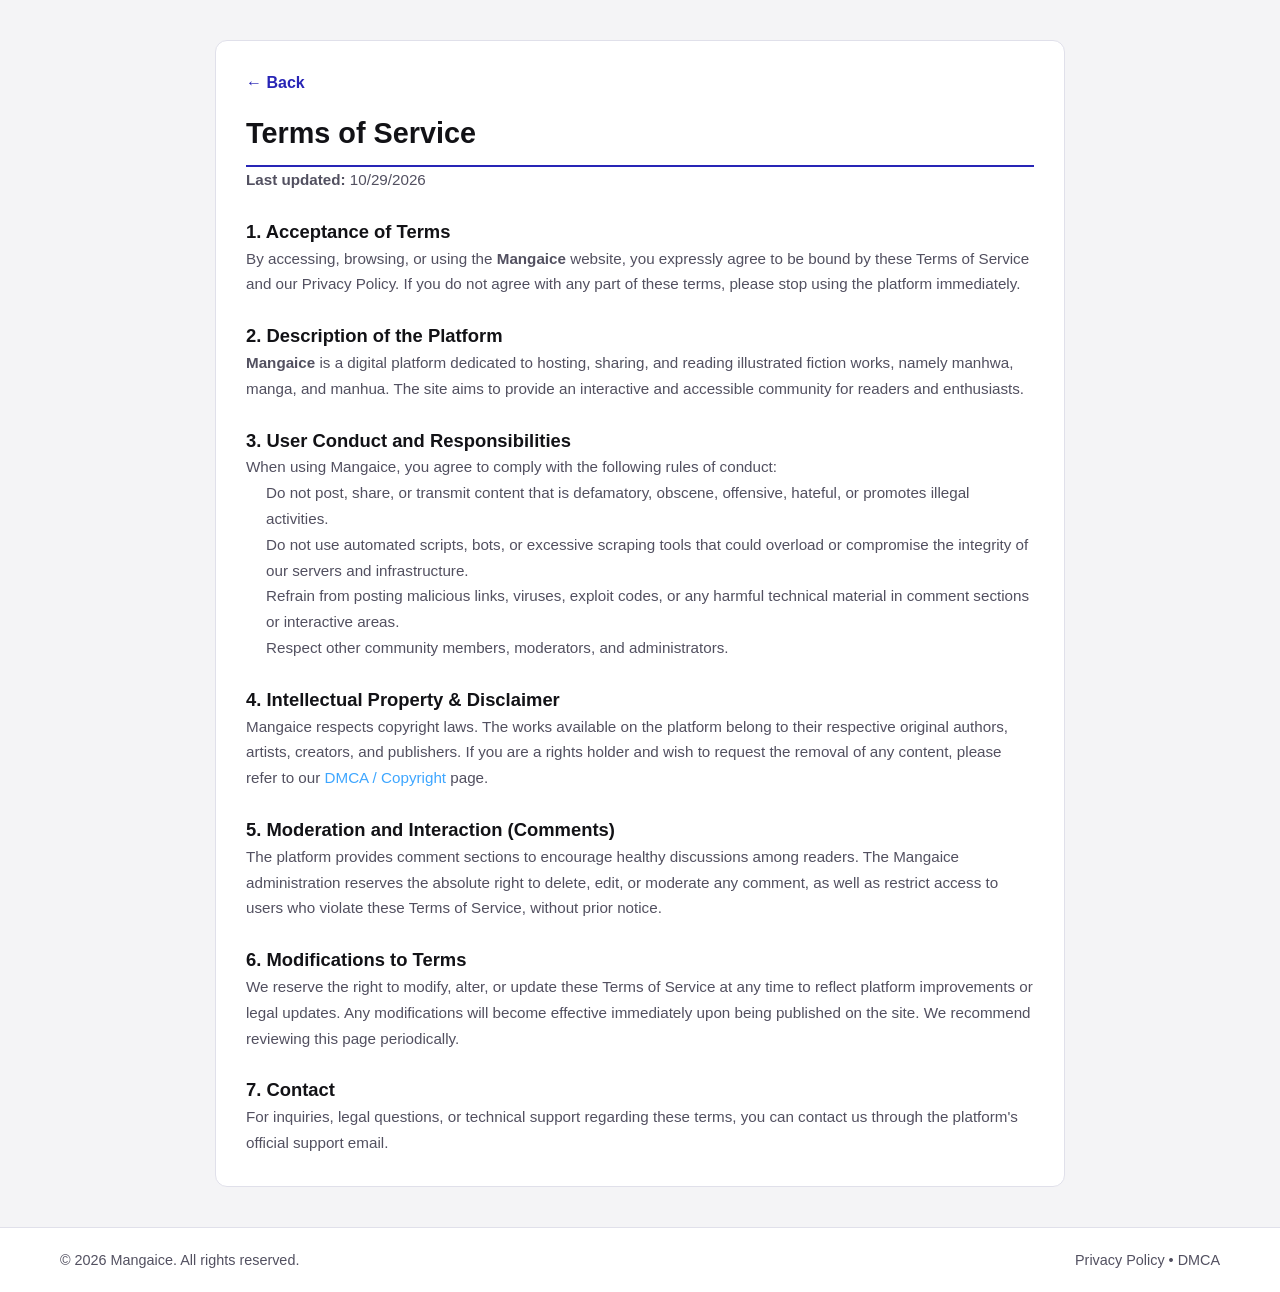
<file: terms.html>
<!DOCTYPE html>
<html lang="en">
<head>
    <meta charset="UTF-8">
    <meta name="viewport" content="width=device-width, initial-scale=1.0">
    <title>Terms of Service - Mangaice</title>
    <link rel="stylesheet" href="style.css">
    
    <!-- Theme Synchronization Script (Light / Dark Mode) -->
    <script>
        (function() {
            var stored = localStorage.getItem('theme-override');
            if (stored) {
                if (stored === 'light') {
                    document.documentElement.classList.add('tema-claro');
                } else {
                    document.documentElement.classList.remove('tema-claro');
                }
            } else {
                if (!window.matchMedia('(prefers-color-scheme: dark)').matches) {
                    document.documentElement.classList.add('tema-claro');
                } else {
                    document.documentElement.classList.remove('tema-claro');
                }
            }
        })();
    </script>

    <style>
        :root {
            --bg-main: #121216;
            --text-main: #ffffff;
            --card-bg: #18181b;
            --border-color: #27272a;
            --text-secondary: #a1a1aa;
        }

        html.tema-claro {
            --bg-main: #f4f4f6;
            --text-main: #121216;
            --card-bg: #ffffff;
            --border-color: #e2e2e8;
            --text-secondary: #555560;
        }

        body { 
            font-family: 'Inter', sans-serif; 
            background-color: var(--bg-main); 
            color: var(--text-main); 
            margin: 0; 
            padding: 0; 
            display: flex;
            flex-direction: column;
            min-height: 100vh;
            transition: background-color 0.2s, color 0.2s;
        }

        .legal-container { 
            max-width: 850px; 
            margin: 40px auto; 
            padding: 30px; 
            background-color: var(--card-bg); 
            border: 1px solid var(--border-color); 
            border-radius: 12px; 
            flex: 1;
        }

        h1 { 
            color: var(--text-main); 
            font-size: 1.8rem; 
            border-bottom: 2px solid #2825b6; 
            padding-bottom: 10px; 
            margin-top: 0;
        }

        h2 { 
            color: var(--text-main); 
            font-size: 1.15rem; 
            margin-top: 25px; 
        }

        p, li { 
            color: var(--text-secondary); 
            line-height: 1.7; 
            font-size: 0.95rem; 
        }

        ul {
            padding-left: 20px;
        }

        a { 
            color: #3ea6ff; 
            text-decoration: none; 
        }

        a:hover { 
            text-decoration: underline; 
        }

        .back-home { 
            display: inline-block; 
            margin-bottom: 20px; 
            color: #2825b6; 
            font-weight: bold; 
            cursor: pointer;
            border: none;
            background: none;
            padding: 0;
            font-size: 1rem;
        }

        .back-home:hover {
            text-decoration: underline;
        }

        /* Estilo idêntico ao Footer do site principal */
        .footer {
            background-color: var(--card-bg);
            border-top: 1px solid var(--border-color);
            padding: 20px 0;
            margin-top: auto;
        }

        .footer-container {
            max-width: 1200px;
            margin: 0 auto;
            padding: 0 20px;
            display: flex;
            justify-content: space-between;
            align-items: center;
            flex-wrap: wrap;
            gap: 15px;
        }

        .footer p {
            margin: 0;
            color: var(--text-secondary);
            font-size: 0.9rem;
        }

        .footer a {
            color: var(--text-secondary);
        }

        .footer a:hover {
            color: #3ea6ff;
        }

        @media (max-width: 600px) {
            .footer-container {
                flex-direction: column;
                text-align: center;
            }
        }
    </style>
</head>
<body>
    <div class="legal-container">
        <!-- Smart Back Button -->
        <button onclick="history.back()" class="back-home">← Back</button>
        
        <h1>Terms of Service</h1>
        <p><strong>Last updated:</strong> 10/29/2026</p>

        <h2>1. Acceptance of Terms</h2>
        <p>By accessing, browsing, or using the <strong>Mangaice</strong> website, you expressly agree to be bound by these Terms of Service and our Privacy Policy. If you do not agree with any part of these terms, please stop using the platform immediately.</p>

        <h2>2. Description of the Platform</h2>
        <p><strong>Mangaice</strong> is a digital platform dedicated to hosting, sharing, and reading illustrated fiction works, namely manhwa, manga, and manhua. The site aims to provide an interactive and accessible community for readers and enthusiasts.</p>

        <h2>3. User Conduct and Responsibilities</h2>
        <p>When using Mangaice, you agree to comply with the following rules of conduct:</p>
        <ul>
            <li>Do not post, share, or transmit content that is defamatory, obscene, offensive, hateful, or promotes illegal activities.</li>
            <li>Do not use automated scripts, bots, or excessive scraping tools that could overload or compromise the integrity of our servers and infrastructure.</li>
            <li>Refrain from posting malicious links, viruses, exploit codes, or any harmful technical material in comment sections or interactive areas.</li>
            <li>Respect other community members, moderators, and administrators.</li>
        </ul>

        <h2>4. Intellectual Property & Disclaimer</h2>
        <p>Mangaice respects copyright laws. The works available on the platform belong to their respective original authors, artists, creators, and publishers. If you are a rights holder and wish to request the removal of any content, please refer to our <a href="dmca.html">DMCA / Copyright</a> page.</p>

        <h2>5. Moderation and Interaction (Comments)</h2>
        <p>The platform provides comment sections to encourage healthy discussions among readers. The Mangaice administration reserves the absolute right to delete, edit, or moderate any comment, as well as restrict access to users who violate these Terms of Service, without prior notice.</p>

        <h2>6. Modifications to Terms</h2>
        <p>We reserve the right to modify, alter, or update these Terms of Service at any time to reflect platform improvements or legal updates. Any modifications will become effective immediately upon being published on the site. We recommend reviewing this page periodically.</p>

        <h2>7. Contact</h2>
        <p>For inquiries, legal questions, or technical support regarding these terms, you can contact us through the platform's official support email.</p>
    </div>

    <!-- Official Site Footer -->
    <footer class="footer">
        <div class="footer-container">
            <p>&copy; 2026 Mangaice. All rights reserved.</p>
            <p>
                <a href="privacy.html">Privacy Policy</a> • 
                <a href="dmca.html">DMCA</a>
            </p>
        </div>
    </footer>
</body>
</html>
</file>
<file: style.css>
/* ==========================================================================
   1. VARIÁVEIS GLOBAIS & RESET (MangaDex Dark Palette)
   ========================================================================== */
:root {
    --bg-dark: #141318;
    --bg-surface: #1f1e24;
    --bg-surface-hover: #2a2931;
    --bg-input: #17161c;

    --primary: #2825b6;
    --primary-hover: #3b38d6;
    --primary-active: #1d1a8f;
    --primary-glow: rgba(40, 37, 182, 0.35);

    --text-primary: #f0f0f5;
    --text-secondary: #9a98a6;
    --text-muted: #676573;

    --border-color: #2d2c36;
    --border-focus: #2825b6;
    --star-gold: #ffc107;

    --radius-sm: 4px;
    --radius-md: 8px;
    --radius-lg: 12px;
    --transition: all 0.2s cubic-bezier(0.4, 0, 0.2, 1);
    --shadow: 0 4px 20px rgba(0, 0, 0, 0.4);

    --hero-overlay-dark: rgba(20, 19, 24, 0.85);
}

:root.tema-claro {
    --bg-dark: #f4f4f7;
    --bg-surface: #ffffff;
    --bg-surface-hover: #e8e8f0;
    --bg-input: #eaeaea;

    --text-primary: #141318;
    --text-secondary: #525060;
    --text-muted: #828090;

    --border-color: #e0e0ea;
    --border-focus: #2825b6;

    --shadow: 0 4px 20px rgba(0, 0, 0, 0.1);
    --hero-overlay-dark: rgba(255, 255, 255, 0.85);
}

body {
    transition: background-color 0.3s ease, color 0.3s ease;
}

.header, .manga-card, .search-box, .footer, .hero-card,
.details-synopsis-section, .tag, .spinner {
    transition: background-color 0.3s ease, border-color 0.3s ease, color 0.3s ease;
}

*, *::before, *::after {
    margin: 0;
    padding: 0;
    box-sizing: border-box;
}

body {
    font-family: 'Inter', system-ui, -apple-system, BlinkMacSystemFont, sans-serif;
    background-color: var(--bg-dark);
    color: var(--text-primary);
    line-height: 1.5;
    min-height: 100vh;
    display: flex;
    flex-direction: column;
}

a { color: inherit; text-decoration: none; }
ul { list-style: none; }
img { max-width: 100%; display: block; }

/* Toggle Icons */
.icon-moon { display: none; }
:root.tema-claro .icon-sun { display: none; }
:root.tema-claro .icon-moon { display: inline-block; }

/* ==========================================================================
   2. LAYOUT & CONTAINERS
   ========================================================================== */
.container {
    width: 100%;
    max-width: 1280px;
    margin: 0 auto;
    padding: 0 1.5rem;
}

.main-content {
    flex: 1;
    padding: 2rem 0 3rem 0;
}

/* ==========================================================================
   3. HEADER & NAVBAR
   ========================================================================== */
.header {
    background-color: var(--bg-surface);
    border-bottom: 1px solid var(--border-color);
    position: sticky;
    top: 0;
    z-index: 100;
    box-shadow: 0 2px 10px rgba(0, 0, 0, 0.3);
}

:root.tema-claro .header {
    box-shadow: 0 2px 10px rgba(0, 0, 0, 0.08);
}

.header-container {
    display: flex;
    align-items: center;
    justify-content: space-between;
    height: 70px;
    gap: 1.5rem;
}

.logo {
    font-size: 1.5rem;
    font-weight: 700;
    letter-spacing: -0.5px;
    color: var(--text-primary);
}

.logo span { color: var(--primary); }

.home-btn, .mobile-search-icon, .user-profile-btn {
    display: flex;
    align-items: center;
    justify-content: center;
    color: var(--text-secondary);
    padding: 8px;
    border-radius: var(--radius-md);
    transition: var(--transition);
    flex-shrink: 0;
    background: transparent;
    border: none;
    cursor: pointer;
}

.home-btn:hover, .mobile-search-icon:hover, .user-profile-btn:hover {
    color: var(--primary);
    background-color: var(--bg-surface-hover);
}

.search-box {
    display: flex;
    align-items: center;
    background-color: var(--bg-input);
    border: 1px solid var(--border-color);
    border-radius: var(--radius-md);
    padding: 0.2rem 0.5rem;
    flex: 1;
    max-width: 450px;
    transition: var(--transition);
}

.search-box:focus-within {
    border-color: var(--border-focus);
    box-shadow: 0 0 0 3px var(--primary-glow);
}

.search-box input {
    width: 100%;
    background: transparent;
    border: none;
    outline: none;
    color: var(--text-primary);
    padding: 0.5rem 0.8rem;
    font-size: 0.9rem;
}

.search-box input::placeholder { color: var(--text-muted); }
.search-box svg { color: var(--text-secondary); flex-shrink: 0; }

.search-box--full { max-width: 600px; flex: 1; }
.mobile-search-icon { display: none; }

.nav-list { display: flex; align-items: center; gap: 1.5rem; }
.nav-link {
    font-size: 0.95rem;
    font-weight: 500;
    color: var(--text-secondary);
    transition: var(--transition);
    position: relative;
    padding: 0.5rem 0;
}
.nav-link:hover, .nav-link.active { color: var(--text-primary); }
.nav-link.active { font-weight: 600; }
.nav-link.active::after {
    content: '';
    position: absolute;
    bottom: -18px;
    left: 0;
    width: 100%;
    height: 3px;
    background-color: var(--primary);
    border-radius: 3px 3px 0 0;
}

.user-actions { display: flex; align-items: center; gap: 0.8rem; }

/* ==========================================================================
   4. BOTÕES E COMPONENTES
   ========================================================================== */
.btn {
    display: inline-flex;
    align-items: center;
    justify-content: center;
    padding: 0.55rem 1.2rem;
    font-size: 0.9rem;
    font-weight: 600;
    border-radius: var(--radius-md);
    border: 1px solid transparent;
    cursor: pointer;
    transition: var(--transition);
    gap: 0.5rem;
}

.btn-primary { background-color: var(--primary); color: #ffffff; }
.btn-primary:hover { background-color: var(--primary-hover); box-shadow: 0 0 12px var(--primary-glow); }
.btn-primary:active { background-color: var(--primary-active); }

.btn-secondary {
    background-color: var(--bg-surface-hover);
    color: var(--text-primary);
    border-color: var(--border-color);
}
.btn-secondary:hover { background-color: #35333d; }
:root.tema-claro .btn-secondary:hover { background-color: #d4d4de; }

.btn-outline {
    background-color: transparent;
    border-color: var(--primary);
    color: var(--text-primary);
}
.btn-outline:hover { background-color: var(--primary); color: #ffffff; box-shadow: 0 0 12px var(--primary-glow); }

.btn-icon {
    background: transparent;
    border: 1px solid var(--border-color);
    color: var(--text-secondary);
    padding: 0.55rem;
    border-radius: var(--radius-md);
    cursor: pointer;
    transition: var(--transition);
    display: inline-flex;
    align-items: center;
    justify-content: center;
}
.btn-icon:hover { border-color: var(--primary); color: var(--text-primary); }

.badge {
    display: inline-block;
    background-color: var(--primary);
    color: #ffffff;
    font-size: 0.75rem;
    font-weight: 700;
    padding: 0.25rem 0.6rem;
    border-radius: var(--radius-sm);
    text-transform: uppercase;
    letter-spacing: 0.5px;
}

/* ==========================================================================
   5. SEÇÃO HERO / BANNER PRINCIPAL
   ========================================================================== */
.hero-section { margin-bottom: 3rem; }

.hero-card {
    position: relative;
    border-radius: var(--radius-lg);
    background-color: var(--bg-surface);
    background-size: cover;
    background-position: center;
    min-height: 360px;
    overflow: hidden;
    display: flex;
    align-items: flex-end;
    border: 1px solid var(--border-color);
}

.hero-overlay {
    position: absolute;
    inset: 0;
    background: linear-gradient(180deg, rgba(20, 19, 24, 0.2) 0%, var(--hero-overlay-dark) 60%, var(--bg-dark) 100%);
}

.hero-info {
    position: relative;
    z-index: 2;
    padding: 2.5rem;
    max-width: 650px;
}

.hero-info h1 {
    font-size: 2.2rem;
    font-weight: 700;
    margin: 0.6rem 0;
    color: var(--text-primary);
    line-height: 1.2;
}

.hero-info p {
    color: var(--text-secondary);
    font-size: 0.95rem;
    margin-bottom: 1.5rem;
    display: -webkit-box;
    -webkit-line-clamp: 3;
    line-clamp: 3;
    -webkit-box-orient: vertical;
    overflow: hidden;
}

.hero-buttons { display: flex; gap: 1rem; }

.hero-arrow {
    position: absolute;
    top: 50%;
    transform: translateY(-50%);
    background-color: rgba(0, 0, 0, 0.5);
    color: #ffffff;
    border: none;
    width: 40px;
    height: 40px;
    border-radius: 50%;
    font-size: 1.2rem;
    cursor: pointer;
    z-index: 3;
    display: flex;
    align-items: center;
    justify-content: center;
    transition: background-color 0.2s;
}
.hero-arrow:hover { background-color: var(--primary); }
.hero-arrow-left { left: 1rem; }
.hero-arrow-right { right: 1rem; }

/* ==========================================================================
   6. CATÁLOGO & GRID DE CARDS
   ========================================================================== */
.catalog-section { margin-bottom: 2rem; }

.section-header {
    display: flex;
    justify-content: space-between;
    align-items: flex-end;
    margin-bottom: 1.5rem;
    border-bottom: 1px solid var(--border-color);
    padding-bottom: 1rem;
}

.section-header h2 { font-size: 1.5rem; font-weight: 700; color: var(--text-primary); }
.section-subtitle { font-size: 0.85rem; color: var(--text-muted); margin-top: 0.2rem; }

.spinner-container {
    display: flex;
    flex-direction: column;
    align-items: center;
    justify-content: center;
    padding: 4rem 0;
    color: var(--text-secondary);
    gap: 1rem;
}

.spinner {
    width: 45px;
    height: 45px;
    border: 4px solid var(--border-color);
    border-top: 4px solid var(--primary);
    border-radius: 50%;
    animation: spin 0.8s linear infinite;
}

@keyframes spin { 0% { transform: rotate(0deg); } 100% { transform: rotate(360deg); } }
@keyframes fadeIn { from { opacity: 0; transform: translateY(10px); } to { opacity: 1; transform: translateY(0); } }

.manga-grid {
    display: grid;
    grid-template-columns: repeat(auto-fill, minmax(180px, 1fr));
    gap: 1.5rem;
}

.manga-card {
    background-color: var(--bg-surface);
    border-radius: var(--radius-md);
    overflow: hidden;
    border: 1px solid var(--border-color);
    transition: var(--transition);
    display: flex;
    flex-direction: column;
    cursor: pointer;
}
.manga-card:hover {
    transform: translateY(-5px);
    border-color: var(--primary);
    box-shadow: 0 8px 24px var(--primary-glow);
}

.card-cover {
    position: relative;
    aspect-ratio: 2 / 3;
    overflow: hidden;
    background-color: var(--bg-dark);
}
.card-cover img { width: 100%; height: 100%; object-fit: cover; transition: transform 0.3s ease; }
.manga-card:hover .card-cover img { transform: scale(1.05); }

.card-rating {
    position: absolute;
    top: 0.5rem;
    right: 0.5rem;
    background-color: rgba(20, 19, 24, 0.85);
    backdrop-filter: blur(4px);
    color: var(--star-gold);
    font-size: 0.75rem;
    font-weight: 700;
    padding: 0.2rem 0.5rem;
    border-radius: var(--radius-sm);
    border: 1px solid rgba(255, 255, 255, 0.1);
}

.card-details { padding: 0.9rem; display: flex; flex-direction: column; gap: 0.4rem; flex: 1; }
.card-title {
    font-size: 0.95rem;
    font-weight: 600;
    color: var(--text-primary);
    line-height: 1.3;
    display: -webkit-box;
    -webkit-line-clamp: 2;
    line-clamp: 2;
    -webkit-box-orient: vertical;
    overflow: hidden;
}
.card-chapter { font-size: 0.8rem; color: var(--primary); font-weight: 500; margin-top: auto; }

/* ==========================================================================
   7. FOOTER
   ========================================================================== */
.footer {
    background-color: var(--bg-surface);
    border-top: 1px solid var(--border-color);
    padding: 2rem 0;
    margin-top: auto;
}

.footer-container {
    display: flex;
    justify-content: space-between;
    align-items: center;
    font-size: 0.85rem;
    color: var(--text-muted);
}

.footer-links { display: flex; gap: 1.5rem; }
.footer-links a { color: var(--text-secondary); transition: var(--transition); }
.footer-links a:hover { color: var(--primary); }

/* ==========================================================================
   8. SINOPSE & DETALHES
   ========================================================================== */
.synopsis-toggle-btn {
    background: none;
    border: none;
    color: var(--primary);
    font-size: 0.9rem;
    font-weight: 600;
    cursor: pointer;
    padding: 0.3rem 0 0 0;
    margin-top: 0.5rem;
    transition: color 0.2s;
}
.synopsis-toggle-btn:hover { color: var(--primary-hover); text-decoration: underline; }

#details-synopsis.synopsis-collapsed {
    display: -webkit-box;
    -webkit-line-clamp: 4;
    line-clamp: 4;
    -webkit-box-orient: vertical;
    overflow: hidden;
}

@media (min-width: 769px) {
    #details-synopsis.synopsis-collapsed { -webkit-line-clamp: 6; line-clamp: 6; }
}

.details-container, .details-header { display: flex; gap: 2rem; align-items: flex-start; }
.details-container { margin-top: 2rem; }

.details-cover {
    width: 220px;
    min-width: 220px;
    height: 320px;
    border-radius: 8px;
    overflow: hidden;
    box-shadow: 0 8px 25px rgba(0, 0, 0, 0.6);
}
.details-cover img { width: 100%; height: 100%; object-fit: cover; display: block; }

.details-info, .details-main-info { flex: 1; display: flex; flex-direction: column; gap: 0.6rem; }
.details-main-info h1, .details-info h1 { font-size: 2rem; line-height: 1.2; color: var(--text-primary); }

.details-author { font-size: 0.95rem; color: var(--text-secondary); }
.details-stats { display: flex; gap: 1.2rem; font-size: 0.9rem; color: var(--text-secondary); align-items: center; margin: 0.2rem 0; }
.details-stats .stat-item { display: flex; align-items: center; gap: 0.3rem; }

.details-tags { display: flex; flex-wrap: wrap; gap: 0.4rem; margin: 0.4rem 0; }
.tag {
    background-color: var(--bg-surface-hover);
    color: var(--text-secondary);
    font-size: 0.72rem;
    font-weight: 600;
    padding: 0.2rem 0.55rem;
    border-radius: var(--radius-sm);
    text-transform: uppercase;
    border: 1px solid var(--border-color);
}

.details-meta { font-size: 0.85rem; color: var(--text-muted); }
.details-meta strong { color: var(--text-primary); }

.details-actions { display: flex; gap: 0.8rem; flex-wrap: wrap; margin-top: 0.6rem; }

.details-synopsis-section {
    background-color: var(--bg-surface);
    border: 1px solid var(--border-color);
    border-radius: var(--radius-md);
    padding: 1.5rem;
    margin-bottom: 2rem;
}
.details-synopsis-section h3 { font-size: 1.1rem; margin-bottom: 0.6rem; color: var(--text-primary); }
.details-synopsis-section p { color: var(--text-secondary); font-size: 0.95rem; line-height: 1.6; }

.library-btn { display: inline-flex; align-items: center; gap: 0.4rem; }
.library-btn--saved { background-color: var(--primary); color: #ffffff; border-color: var(--primary); }
.library-btn--saved:hover { background-color: var(--primary-hover); }

/* ==========================================================================
   9. PÁGINA DE LOGIN
   ========================================================================== */
.login-card {
    max-width: 420px;
    margin: 2rem auto;
    background-color: var(--bg-surface);
    border: 1px solid var(--border-color);
    border-radius: var(--radius-lg);
    padding: 2.5rem 2rem;
    box-shadow: var(--shadow);
}

.login-header { text-align: center; margin-bottom: 2rem; }
.login-header h1 { font-size: 1.8rem; font-weight: 700; color: var(--text-primary); margin-bottom: 0.5rem; }
.login-header p { font-size: 0.9rem; color: var(--text-secondary); line-height: 1.4; }

.auth-form { display: flex; flex-direction: column; gap: 1rem; }
.form-group { display: flex; flex-direction: column; gap: 0.4rem; }
.form-group label { font-size: 0.85rem; font-weight: 600; color: var(--text-secondary); }
.form-group input {
    background-color: var(--bg-input);
    border: 1px solid var(--border-color);
    border-radius: var(--radius-md);
    padding: 0.7rem 0.9rem;
    color: var(--text-primary);
    font-size: 0.95rem;
    outline: none;
    transition: var(--transition);
}
.form-group input:focus { border-color: var(--border-focus); box-shadow: 0 0 0 3px var(--primary-glow); }

.btn-full { width: 100%; padding: 0.75rem; font-size: 1rem; margin-top: 0.5rem; }

.auth-divider { text-align: center; margin: 1.5rem 0; position: relative; }
.auth-divider::before { content: ''; position: absolute; top: 50%; left: 0; width: 100%; height: 1px; background-color: var(--border-color); }
.auth-divider span { background-color: var(--bg-surface); padding: 0 1rem; color: var(--text-muted); font-size: 0.85rem; position: relative; z-index: 1; }

.google-btn { display: flex; align-items: center; justify-content: center; gap: 0.6rem; padding: 0.75rem; }
.auth-toggle { text-align: center; margin-top: 1.5rem; font-size: 0.9rem; color: var(--text-secondary); }
.auth-toggle a { color: var(--primary); font-weight: 600; text-decoration: none; }
.auth-toggle a:hover { text-decoration: underline; }

.login-error, .login-success {
    padding: 0.7rem 1rem;
    border-radius: var(--radius-md);
    font-size: 0.85rem;
    margin-bottom: 1rem;
}
.login-error { background-color: rgba(255, 68, 68, 0.1); border: 1px solid rgba(255, 68, 68, 0.3); color: #ff6b6b; }
.login-success { background-color: rgba(40, 37, 182, 0.1); border: 1px solid rgba(40, 37, 182, 0.3); color: var(--primary-hover); }

/* ==========================================================================
   10. RESPONSIVIDADE
   ========================================================================== */
@media (max-width: 900px) {
    .header-container { gap: 1rem; }
    .nav-list { display: none; }
    .hero-info h1 { font-size: 1.8rem; }
    .search-box { background: transparent; padding: 0; max-width: fit-content; }
}

@media (max-width: 600px) {
    .container { padding: 0 1rem; }
    .search-box { display: none; }
    .mobile-search-icon { display: flex; }

    .search-box--full {
        display: flex;
        max-width: none;
        flex: 1;
        background-color: var(--bg-input);
        border: 1px solid var(--border-color);
        padding: 0.2rem 0.5rem;
    }

    .manga-grid { display: grid; grid-template-columns: repeat(2, 1fr); gap: 0.75rem; }
    .card-details { padding: 0.6rem; }
    .card-title { font-size: 0.85rem; }
    .card-chapter { font-size: 0.75rem; }
    .hero-info { padding: 1.5rem; }
    .hero-info h1 { font-size: 1.4rem; }
    .footer-container { flex-direction: column; gap: 1rem; text-align: center; }
}

@media (max-width: 768px) {
    .details-container, .details-header {
        display: flex;
        flex-direction: row;
        align-items: flex-start;
        text-align: left;
        gap: 1rem;
    }

    .details-cover { width: 100px; min-width: 100px; height: 145px; border-radius: 6px; }

    .details-info, .details-main-info { display: flex; flex-direction: column; flex: 1; min-width: 0; }

    .details-main-info h1, .details-info h1 {
        font-size: 1.2rem;
        line-height: 1.3;
        margin-bottom: 0.4rem;
        display: -webkit-box;
        -webkit-line-clamp: 3;
        line-clamp: 3;
        -webkit-box-orient: vertical;
        overflow: hidden;
    }

    .details-author { font-size: 0.85rem; }
    .details-stats { flex-wrap: wrap; font-size: 0.8rem; gap: 0.6rem; }
    .details-synopsis-section { padding: 1rem; margin-top: 1.5rem; }
}
</file>
